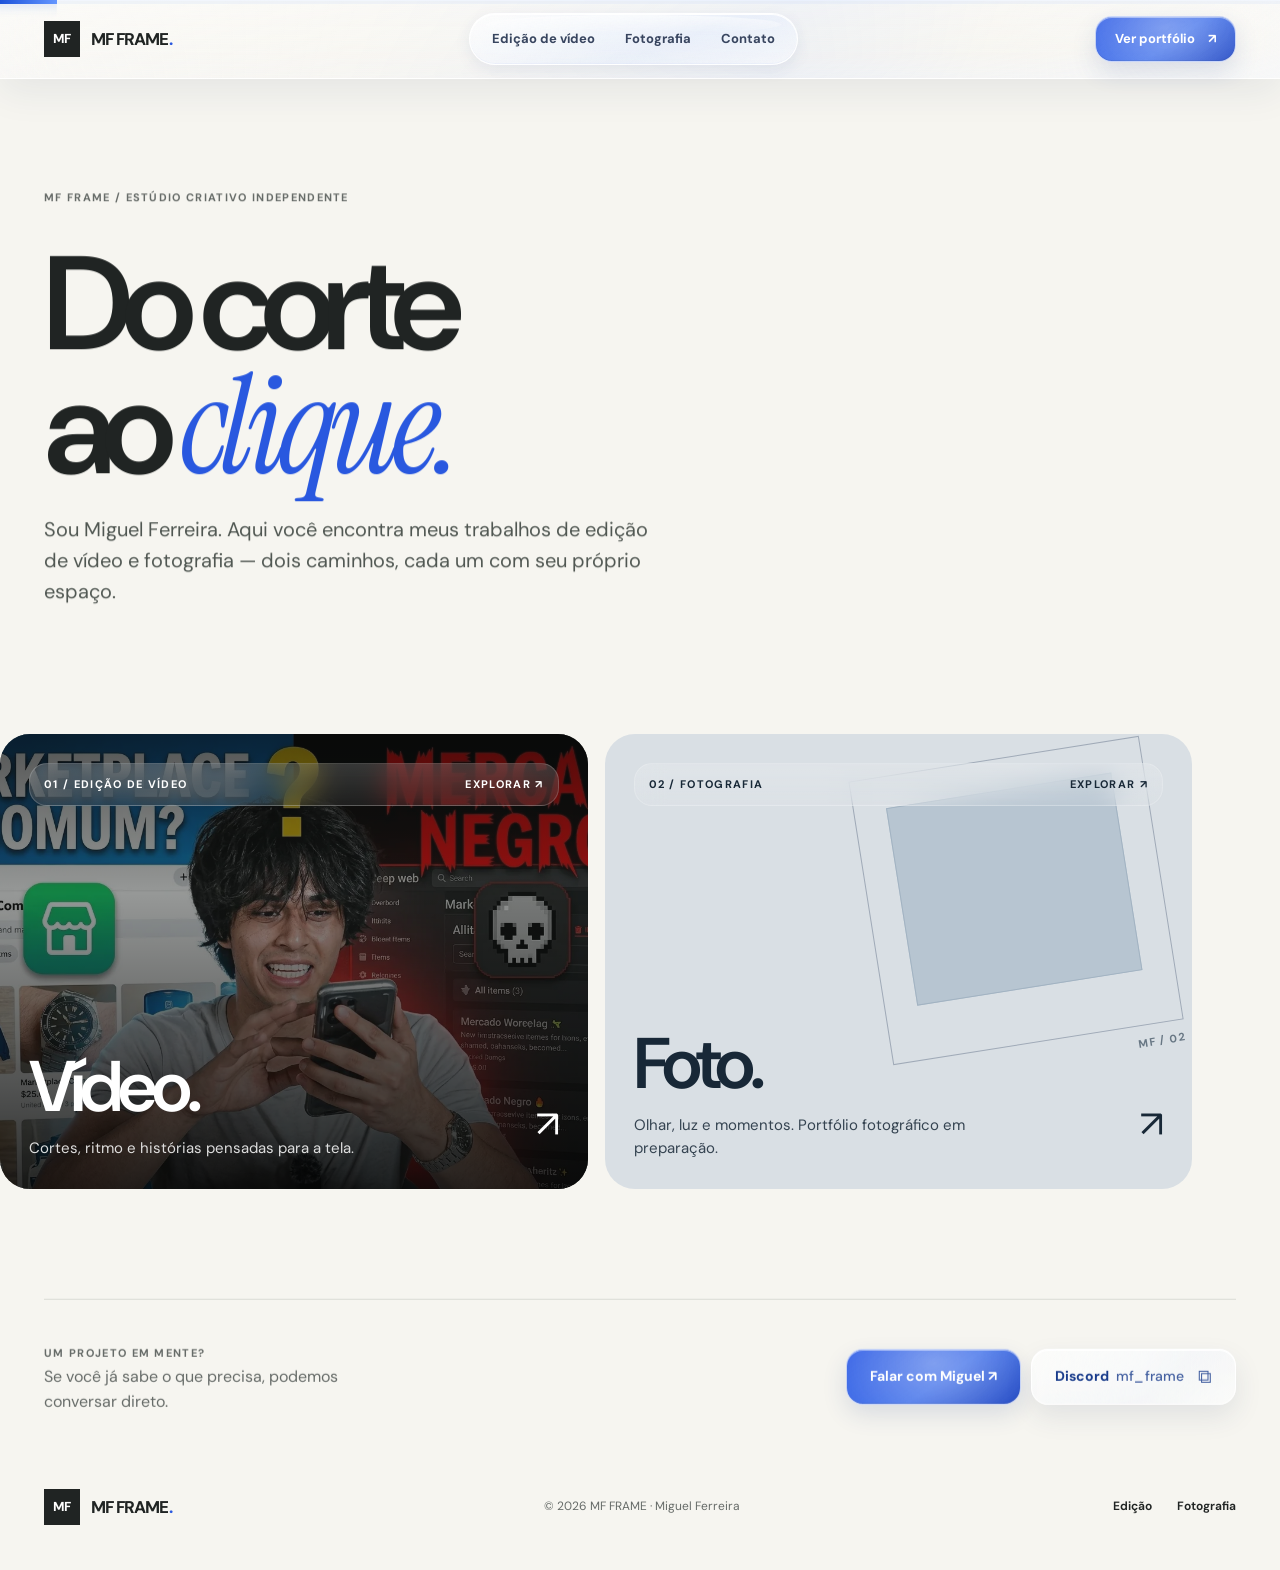
<file: index.html>
<!doctype html><html lang="pt-BR"><head><meta charset="UTF-8"><meta name="viewport" content="width=device-width,initial-scale=1"><title>MF FRAME — Edição de vídeo e fotografia</title><meta name="description" content="MF FRAME, portfólio criativo de Miguel Ferreira. Conheça os trabalhos de edição de vídeo e fotografia."><meta name="theme-color" content="#f6f5f0"><link rel="icon" type="image/svg+xml" href="assets/favicon.svg"><link rel="stylesheet" href="styles.css"><link rel="stylesheet" href="spring-glass.css"></head><body>
<a href="#conteudo" class="skip">Pular para o conteúdo</a><header class="topbar"><div class="topbar-inner"><a class="logo" href="./" aria-label="Página inicial MF FRAME"><span class="logo-symbol" aria-hidden="true">MF</span><span class="logo-text">MF FRAME<span>.</span></span></a><nav class="nav" id="nav" aria-label="Navegação principal"><a href="edicao/">Edição de vídeo</a><a href="fotografia/">Fotografia</a><a href="#contato">Contato</a></nav><a class="nav-cta" href="edicao/">Ver portfólio <span aria-hidden="true">↗</span></a><button class="hamburger" data-menu-toggle aria-controls="nav" aria-expanded="false" aria-label="Abrir menu">MENU <span class="hamburger-lines"><i></i><i></i></span></button></div></header>
<main id="conteudo"><section class="home-hero container reveal"><span class="eyebrow dim">MF FRAME / ESTÚDIO CRIATIVO INDEPENDENTE</span><h1>Do corte<br>ao <span class="editorial-em">clique.</span></h1><p class="sub">Sou Miguel Ferreira. Aqui você encontra meus trabalhos de edição de vídeo e fotografia — dois caminhos, cada um com seu próprio espaço.</p></section>
<section class="choice-grid container reveal" aria-label="Escolha um portfólio"><a class="choice" href="edicao/"><img src="assets/video-longo.webp" alt="Miniatura original de projeto de edição de vídeo"><span class="choice-top"><span>01 / EDIÇÃO DE VÍDEO</span><span>EXPLORAR ↗</span></span><div class="choice-bottom"><h2>Vídeo.</h2><p>Cortes, ritmo e histórias pensadas para a tela.</p><span class="choice-arrow" aria-hidden="true">↗</span></div></a><a class="choice choice-photo" href="fotografia/"><span class="choice-shape" aria-hidden="true"></span><span class="choice-top"><span>02 / FOTOGRAFIA</span><span>EXPLORAR ↗</span></span><div class="choice-bottom"><h2>Foto.</h2><p>Olhar, luz e momentos. Portfólio fotográfico em preparação.</p><span class="choice-arrow" aria-hidden="true">↗</span></div></a></section>
<section id="contato" class="home-bottom container reveal"><div><span class="eyebrow dim">UM PROJETO EM MENTE?</span><p>Se você já sabe o que precisa, podemos conversar direto.</p></div><div class="home-contact-actions"><a class="btn btn-primary" href="https://wa.me/5531991094042?text=Ol%C3%A1%2C%20Miguel!%20Conheci%20a%20MF%20FRAME%20e%20quero%20conversar." target="_blank" rel="noopener noreferrer">Falar com Miguel ↗</a><button type="button" class="btn btn-outline discord-copy" data-copy-discord aria-label="Copiar usuário Discord mf_frame" title="Copiar usuário do Discord"><span class="discord-copy-label">Discord <span class="discord-handle">mf_frame</span></span><span class="discord-copy-icon" aria-hidden="true">⧉</span></button></div></section></main>
<footer class="site-footer"><div class="footer-inner container"><a class="logo" href="./"><span class="logo-symbol" aria-hidden="true">MF</span><span class="logo-text">MF FRAME<span>.</span></span></a><span class="small-print">© 2026 MF FRAME · Miguel Ferreira</span><div class="footer-links"><a href="edicao/">Edição</a><a href="fotografia/">Fotografia</a></div></div></footer><script defer src="app.js"></script><script defer src="spring-glass.js"></script></body></html>
</file>
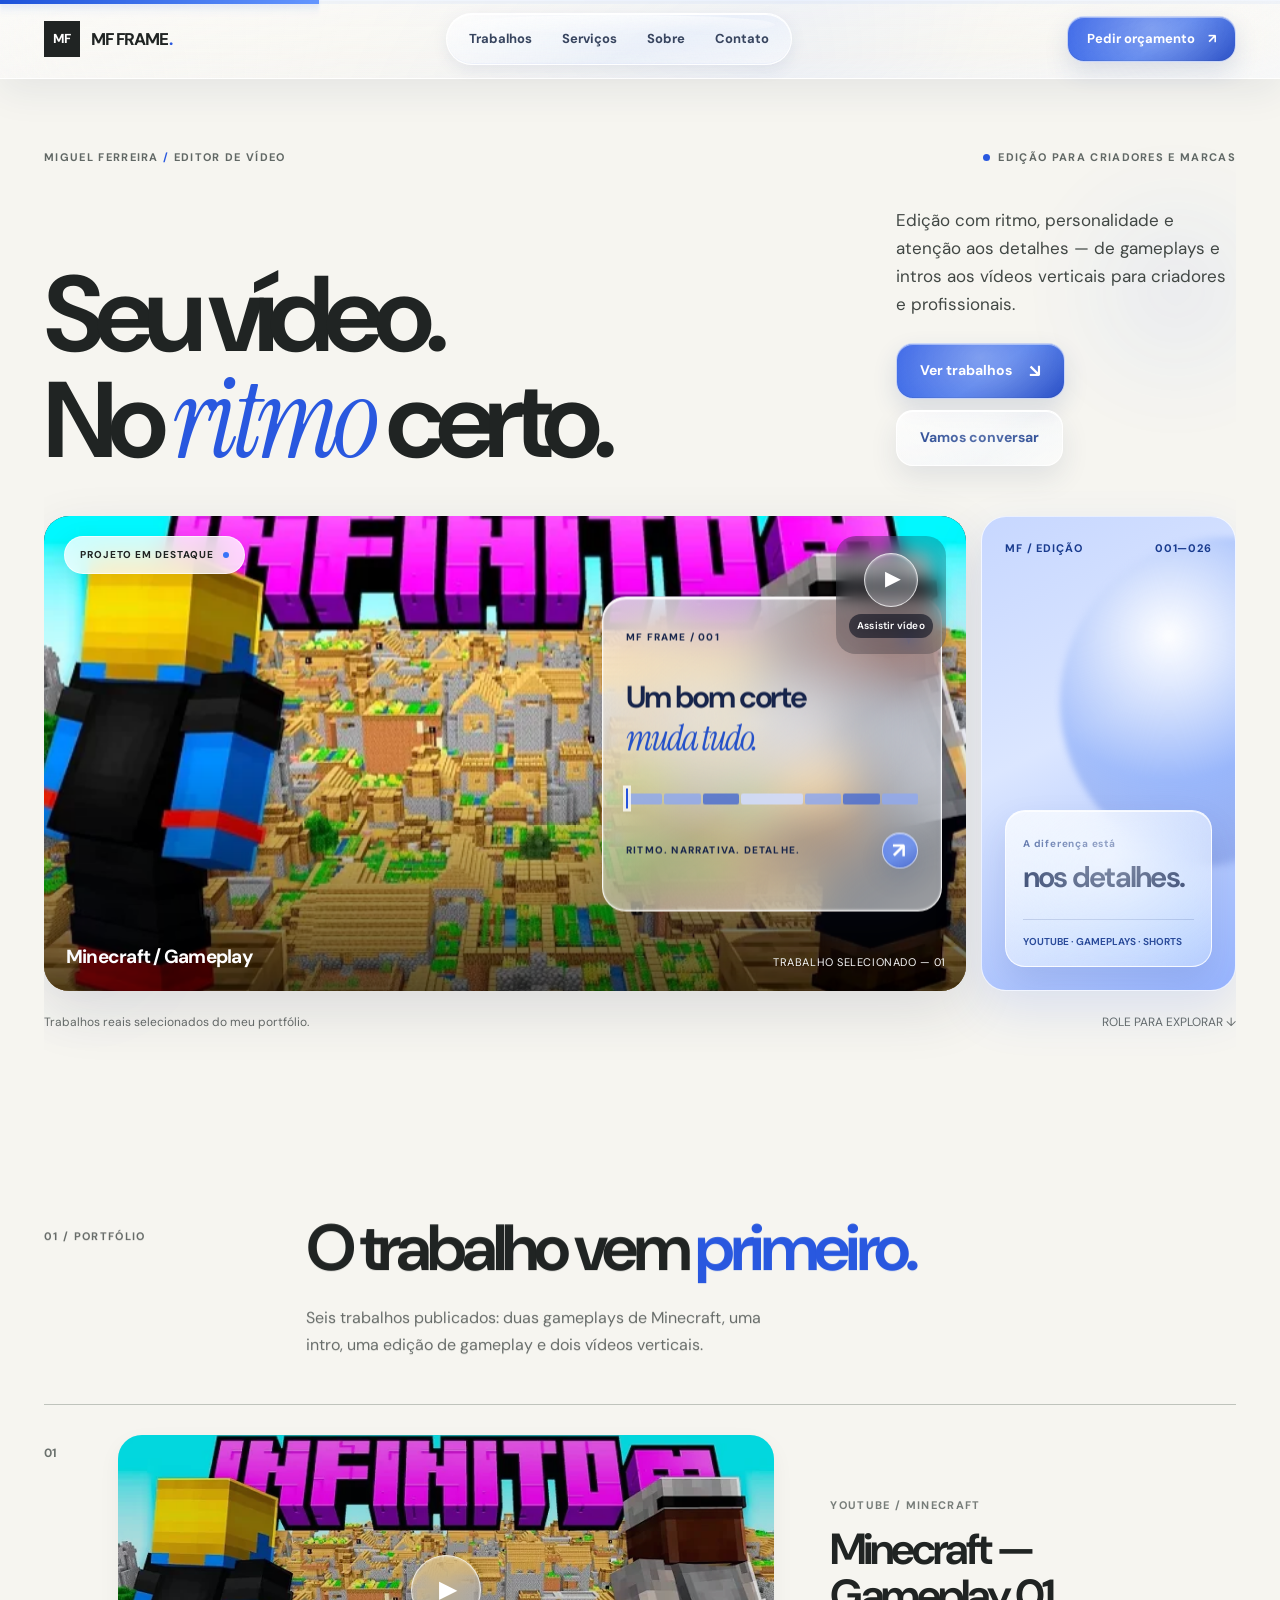
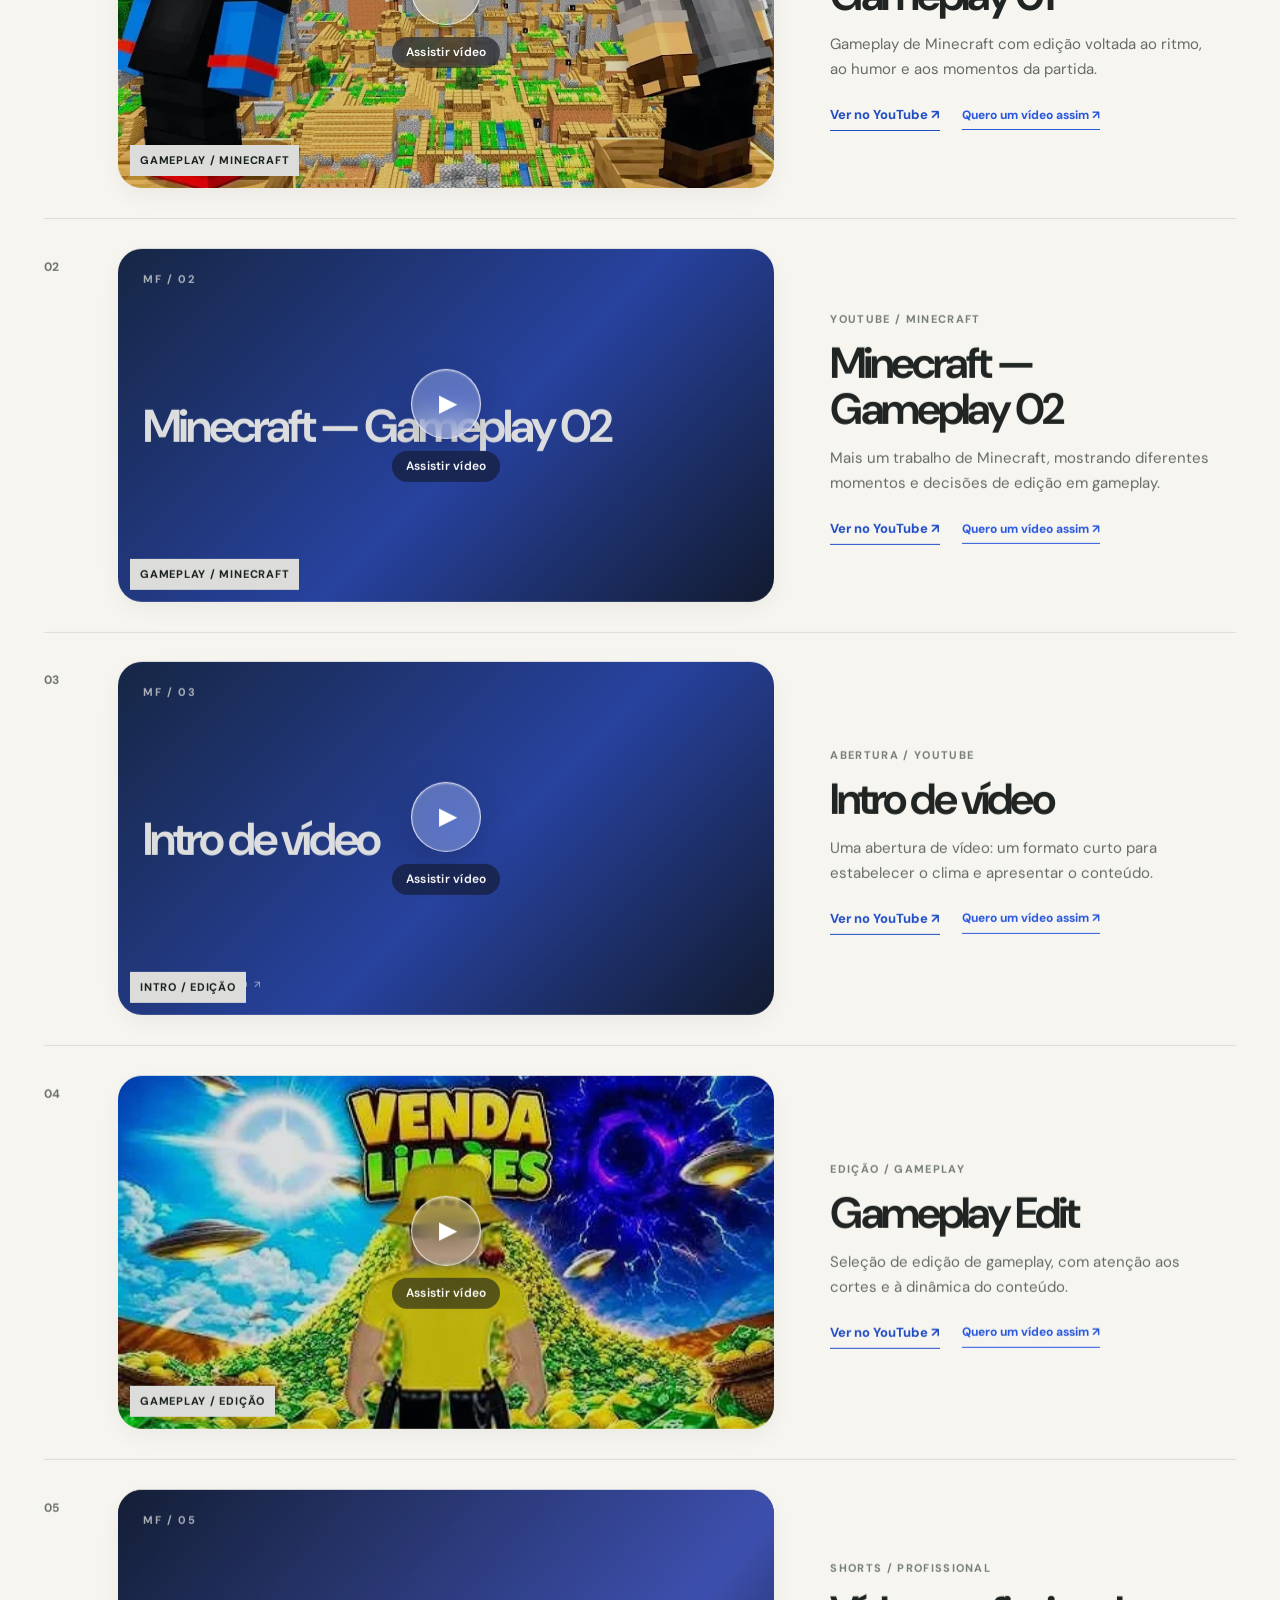
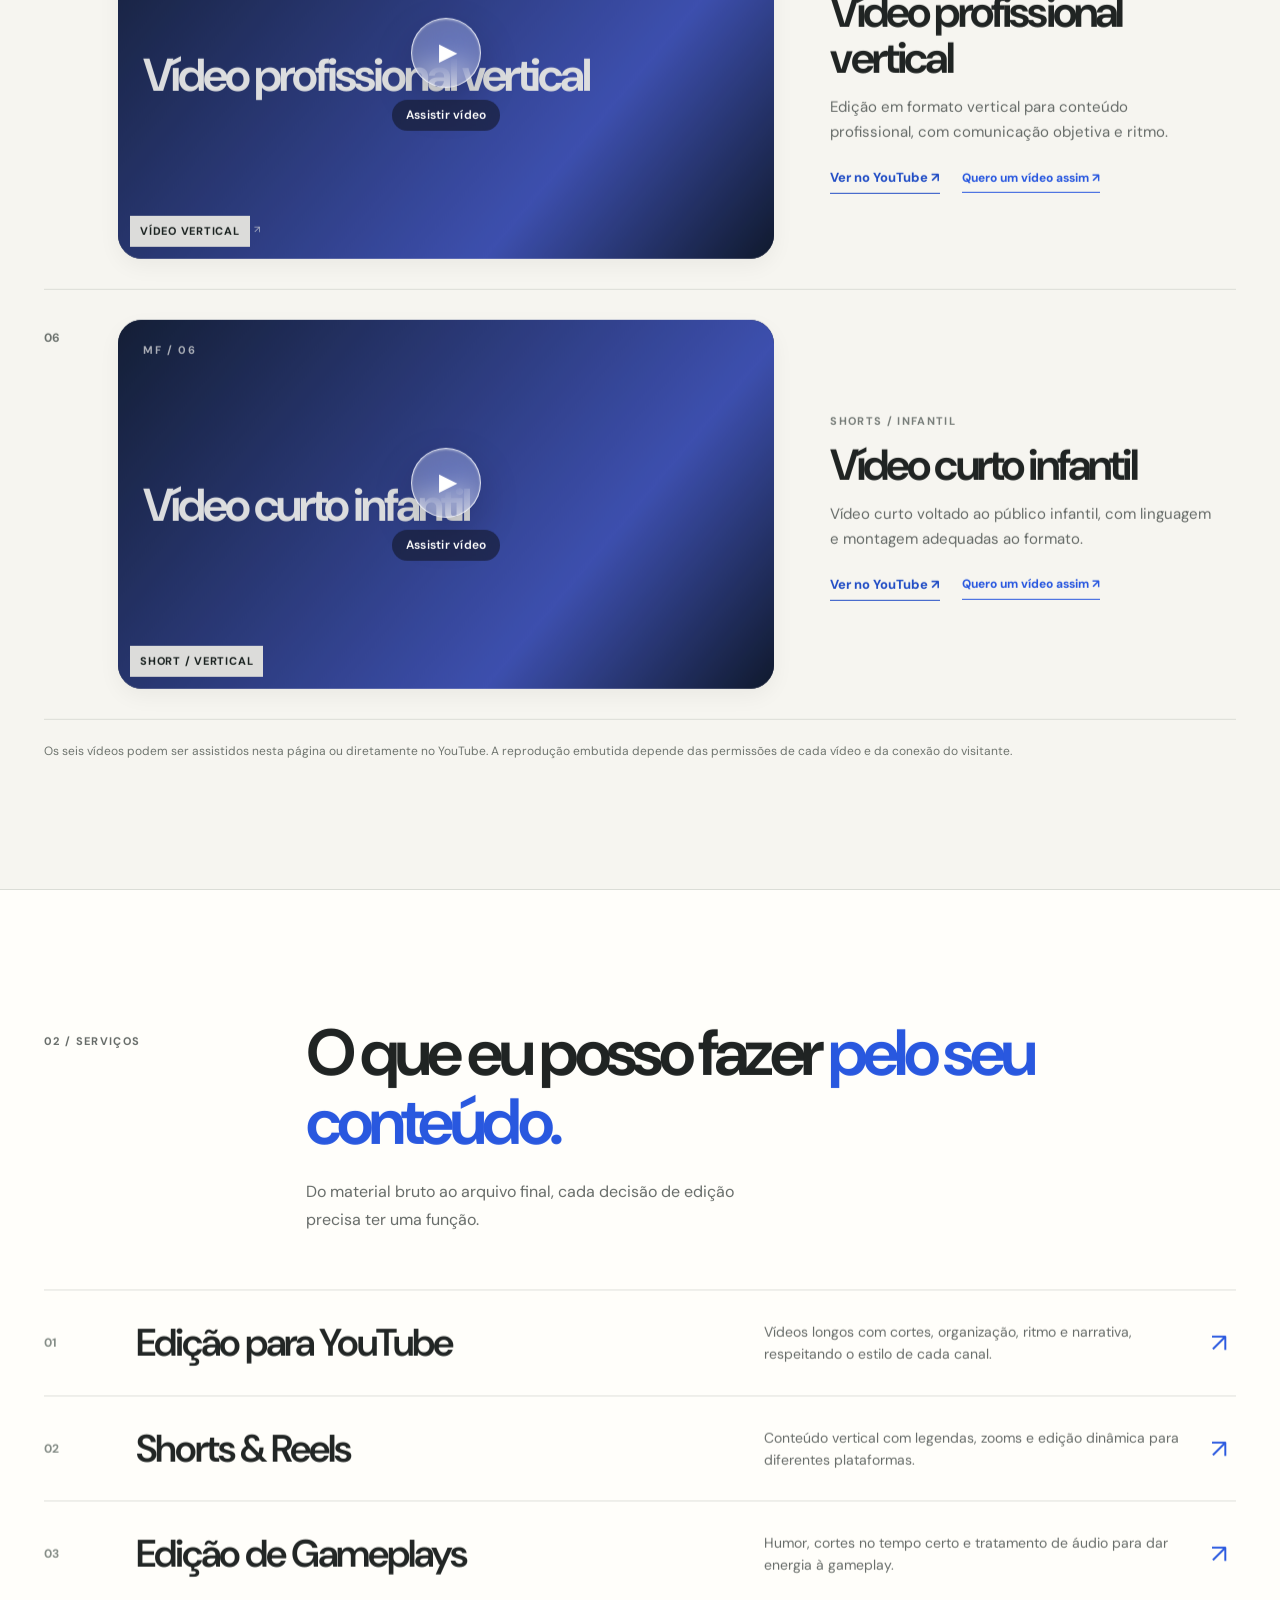
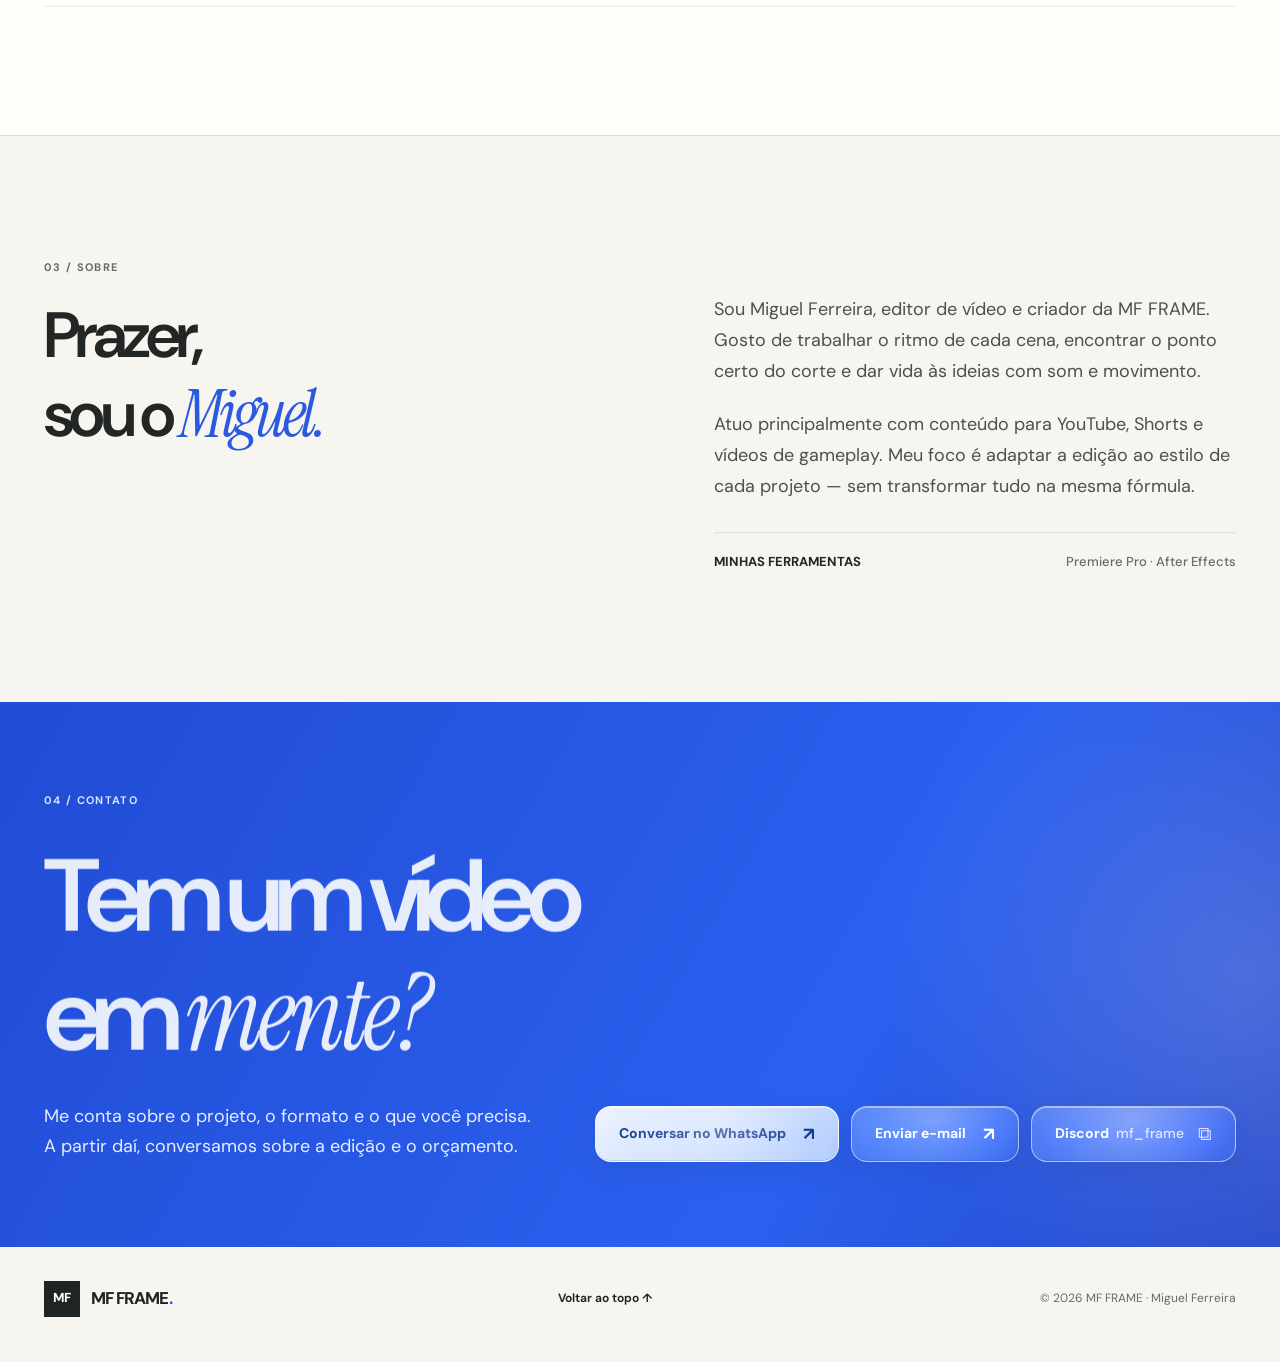
<file: edicao/index.html>
<!DOCTYPE html>

<html lang="pt-BR"><head><meta charset="utf-8"/><meta content="width=device-width, initial-scale=1" name="viewport"/><title>MF FRAME — Edição de vídeo por Miguel Ferreira</title><meta content="Portfólio de Miguel Ferreira: seis vídeos de edição, com Minecraft, gameplays, intro e vídeos verticais. Assista aos trabalhos da MF FRAME e solicite um orçamento." name="description"/><meta content="#f6f5f0" name="theme-color"/><link href="../assets/favicon.svg" rel="icon" type="image/svg+xml"/><link href="../styles.css" rel="stylesheet"/><link href="../spring-glass.css" rel="stylesheet"/><link href="../video-player.css" rel="stylesheet"/></head><body>
<a class="skip" href="#conteudo">Pular para o conteúdo</a>
<header class="topbar"><div class="topbar-inner"><a aria-label="MF FRAME — voltar ao início desta página" class="logo" href="#conteudo"><span aria-hidden="true" class="logo-symbol">MF</span><span class="logo-text">MF FRAME<span>.</span></span></a><nav aria-label="Navegação principal" class="nav" id="nav"><a href="#trabalhos">Trabalhos</a><a href="#servicos">Serviços</a><a href="#sobre">Sobre</a><a href="#contato">Contato</a></nav><a class="nav-cta" href="https://wa.me/5531991094042?text=Ol%C3%A1%2C%20Miguel!%20Vi%20seu%20portf%C3%B3lio%20da%20MF%20FRAME%20e%20quero%20conversar%20sobre%20uma%20edi%C3%A7%C3%A3o." rel="noopener noreferrer" target="_blank">Pedir orçamento <span aria-hidden="true">↗</span></a><button aria-controls="nav" aria-expanded="false" aria-label="Abrir menu" class="hamburger" data-menu-toggle=""><span>MENU</span><span class="hamburger-lines"><i></i><i></i></span></button></div></header>
<main id="conteudo"><section aria-labelledby="titulo" class="hero container"><div class="hero-topline eyebrow"><span>MIGUEL FERREIRA <span class="blue">/</span> EDITOR DE VÍDEO</span><span><i aria-hidden="true" class="location-dot"></i>EDIÇÃO PARA CRIADORES E MARCAS</span></div><div class="hero-main"><h1 class="reveal" id="titulo">Seu vídeo.<br/>No <em>ritmo</em> certo.</h1><div class="hero-aside reveal"><p>Edição com ritmo, personalidade e atenção aos detalhes — de gameplays e intros aos vídeos verticais para criadores e profissionais.</p><div class="hero-actions"><a class="btn btn-primary" href="#trabalhos">Ver trabalhos <span aria-hidden="true" class="arrow">↘</span></a><a class="btn btn-outline" href="#contato">Vamos conversar</a></div></div></div><div class="hero-showcase">
<div class="showcase-main reveal" data-featured-video="minecraft1" data-glass-stage="">
<img alt="Thumbnail do primeiro projeto Minecraft do portfólio" class="showcase-cover" data-parallax="14" fetchpriority="high" src="../assets/projeto-minecraft.webp"/>
<span class="showcase-tag">PROJETO EM DESTAQUE <span aria-hidden="true" class="live-dot"></span></span>
<div class="showcase-glass" data-glass-card="">
<div class="glass-top"><span>MF FRAME / 001</span><span aria-hidden="true" class="glass-spark">✦</span></div>
<p class="glass-quote">Um bom corte<br/><em>muda tudo.</em></p>
<div aria-hidden="true" class="glass-timeline"><span class="glass-timeline-track"><i></i><i></i><i></i><i></i><i></i><i></i><i></i></span><span class="glass-playhead"></span></div>
<div class="glass-footer"><span>RITMO. NARRATIVA. DETALHE.</span><a aria-label="Explorar os trabalhos" href="#trabalhos">↗</a></div>
</div>
<div class="showcase-caption"><strong>Minecraft / Gameplay</strong><span>TRABALHO SELECIONADO — 01</span></div>
</div>
<aside class="showcase-aside reveal" data-glass-stage="">
<div aria-hidden="true" class="aside-orb"></div>
<div class="marker"><span>MF / EDIÇÃO</span><span>001—026</span></div>
<div class="aside-glass" data-glass-card="">
<span class="aside-mini-eyebrow">A diferença está</span>
<p>nos detalhes.</p>
<span aria-hidden="true" class="aside-separator"></span>
<span class="aside-bottom">YOUTUBE · GAMEPLAYS · SHORTS</span>
</div>
</aside>
</div>
<div class="hero-tail"><span>Trabalhos reais selecionados do meu portfólio.</span><span>ROLE PARA EXPLORAR ↓</span></div>
</section>
<section aria-labelledby="titulo-trabalhos" class="section work container" id="trabalhos"><div class="section-heading reveal"><span class="eyebrow dim">01 / PORTFÓLIO</span><div><h2 id="titulo-trabalhos">O trabalho vem <span class="blue">primeiro.</span></h2><p>Seis trabalhos publicados: duas gameplays de Minecraft, uma intro, uma edição de gameplay e dois vídeos verticais.</p></div></div><div class="project-list"><article class="project reveal" data-video-id="minecraft1" data-video-orientation="landscape"><span class="project-number">01</span><div class="project-visual wide"><img alt="Thumbnail original do projeto Minecraft" decoding="async" loading="eager" src="../assets/projeto-minecraft.webp"/><span class="index-bug">GAMEPLAY / MINECRAFT</span></div><div class="project-copy"><span class="eyebrow">YOUTUBE / MINECRAFT</span><h3>Minecraft — Gameplay 01</h3><p>Gameplay de Minecraft com edição voltada ao ritmo, ao humor e aos momentos da partida.</p><div class="project-actions"><a aria-label="Ver Minecraft — Gameplay 01 no YouTube, em nova aba" class="project-watch" href="https://youtu.be/nBqsqlc80PM" rel="noopener noreferrer" target="_blank">Ver no YouTube ↗</a><a class="project-link" href="https://wa.me/5531991094042?text=Ol%C3%A1%2C%20Miguel!%20Vi%20seu%20portf%C3%B3lio%20e%20gostaria%20de%20um%20or%C3%A7amento." rel="noopener noreferrer" target="_blank">Quero um vídeo assim ↗</a></div></div></article><article class="project reveal" data-video-id="minecraft2" data-video-orientation="landscape"><span class="project-number">02</span><div class="project-visual wide"><div aria-hidden="true" class="youtube-poster-fallback"><span class="poster-code">MF / 02</span><strong>Minecraft — Gameplay 02</strong><span class="poster-bottom">ASSISTIR PROJETO ↗</span></div><img alt="Miniatura do segundo vídeo de Minecraft no YouTube" decoding="async" loading="lazy" onerror="this.remove()" referrerpolicy="no-referrer" src="https://i.ytimg.com/vi/Vi__0QMytt8/hqdefault.jpg"/><span class="index-bug">GAMEPLAY / MINECRAFT</span></div><div class="project-copy"><span class="eyebrow">YOUTUBE / MINECRAFT</span><h3>Minecraft — Gameplay 02</h3><p>Mais um trabalho de Minecraft, mostrando diferentes momentos e decisões de edição em gameplay.</p><div class="project-actions"><a aria-label="Ver Minecraft — Gameplay 02 no YouTube, em nova aba" class="project-watch" href="https://youtu.be/Vi__0QMytt8" rel="noopener noreferrer" target="_blank">Ver no YouTube ↗</a><a class="project-link" href="https://wa.me/5531991094042?text=Ol%C3%A1%2C%20Miguel!%20Vi%20seu%20portf%C3%B3lio%20e%20gostaria%20de%20um%20or%C3%A7amento." rel="noopener noreferrer" target="_blank">Quero um vídeo assim ↗</a></div></div></article><article class="project reveal" data-video-id="intro" data-video-orientation="landscape"><span class="project-number">03</span><div class="project-visual wide"><div aria-hidden="true" class="youtube-poster-fallback"><span class="poster-code">MF / 03</span><strong>Intro de vídeo</strong><span class="poster-bottom">ASSISTIR PROJETO ↗</span></div><img alt="Miniatura da intro de vídeo no YouTube" decoding="async" loading="lazy" onerror="this.remove()" referrerpolicy="no-referrer" src="https://i.ytimg.com/vi/qiP5ZyS-pw0/hqdefault.jpg"/><span class="index-bug">INTRO / EDIÇÃO</span></div><div class="project-copy"><span class="eyebrow">ABERTURA / YOUTUBE</span><h3>Intro de vídeo</h3><p>Uma abertura de vídeo: um formato curto para estabelecer o clima e apresentar o conteúdo.</p><div class="project-actions"><a aria-label="Ver Intro de vídeo no YouTube, em nova aba" class="project-watch" href="https://youtu.be/qiP5ZyS-pw0" rel="noopener noreferrer" target="_blank">Ver no YouTube ↗</a><a class="project-link" href="https://wa.me/5531991094042?text=Ol%C3%A1%2C%20Miguel!%20Vi%20seu%20portf%C3%B3lio%20e%20gostaria%20de%20um%20or%C3%A7amento." rel="noopener noreferrer" target="_blank">Quero um vídeo assim ↗</a></div></div></article><article class="project reveal" data-video-id="gameplay" data-video-orientation="landscape"><span class="project-number">04</span><div class="project-visual wide"><img alt="Thumbnail original de Gameplay Edit" decoding="async" loading="lazy" src="../assets/gameplay-edit.webp"/><span class="index-bug">GAMEPLAY / EDIÇÃO</span></div><div class="project-copy"><span class="eyebrow">EDIÇÃO / GAMEPLAY</span><h3>Gameplay Edit</h3><p>Seleção de edição de gameplay, com atenção aos cortes e à dinâmica do conteúdo.</p><div class="project-actions"><a aria-label="Ver Gameplay Edit no YouTube, em nova aba" class="project-watch" href="https://youtu.be/CoSm1BUZ6qA" rel="noopener noreferrer" target="_blank">Ver no YouTube ↗</a><a class="project-link" href="https://wa.me/5531991094042?text=Ol%C3%A1%2C%20Miguel!%20Vi%20seu%20portf%C3%B3lio%20e%20gostaria%20de%20um%20or%C3%A7amento." rel="noopener noreferrer" target="_blank">Quero um vídeo assim ↗</a></div></div></article><article class="project reveal" data-video-id="profissional" data-video-orientation="vertical"><span class="project-number">05</span><div class="project-visual vertical"><div aria-hidden="true" class="youtube-poster-fallback"><span class="poster-code">MF / 05</span><strong>Vídeo profissional vertical</strong><span class="poster-bottom">ASSISTIR PROJETO ↗</span></div><img alt="Miniatura do vídeo profissional vertical no YouTube" decoding="async" loading="lazy" onerror="this.remove()" referrerpolicy="no-referrer" src="https://i.ytimg.com/vi/s-DYr0KgQ20/hqdefault.jpg"/><span class="index-bug">VÍDEO VERTICAL</span></div><div class="project-copy"><span class="eyebrow">SHORTS / PROFISSIONAL</span><h3>Vídeo profissional vertical</h3><p>Edição em formato vertical para conteúdo profissional, com comunicação objetiva e ritmo.</p><div class="project-actions"><a aria-label="Ver Vídeo profissional vertical no YouTube, em nova aba" class="project-watch" href="https://youtube.com/shorts/s-DYr0KgQ20?feature=share" rel="noopener noreferrer" target="_blank">Ver no YouTube ↗</a><a class="project-link" href="https://wa.me/5531991094042?text=Ol%C3%A1%2C%20Miguel!%20Vi%20seu%20portf%C3%B3lio%20e%20gostaria%20de%20um%20or%C3%A7amento." rel="noopener noreferrer" target="_blank">Quero um vídeo assim ↗</a></div></div></article><article class="project reveal" data-video-id="infantil" data-video-orientation="vertical"><span class="project-number">06</span><div class="project-visual vertical"><div aria-hidden="true" class="youtube-poster-fallback"><span class="poster-code">MF / 06</span><strong>Vídeo curto infantil</strong><span class="poster-bottom">ASSISTIR PROJETO ↗</span></div><img alt="Miniatura do vídeo curto infantil no YouTube" decoding="async" loading="lazy" onerror="this.remove()" referrerpolicy="no-referrer" src="https://i.ytimg.com/vi/DncdZjsns64/hqdefault.jpg"/><span class="index-bug">SHORT / VERTICAL</span></div><div class="project-copy"><span class="eyebrow">SHORTS / INFANTIL</span><h3>Vídeo curto infantil</h3><p>Vídeo curto voltado ao público infantil, com linguagem e montagem adequadas ao formato.</p><div class="project-actions"><a aria-label="Ver Vídeo curto infantil no YouTube, em nova aba" class="project-watch" href="https://www.youtube.com/shorts/DncdZjsns64" rel="noopener noreferrer" target="_blank">Ver no YouTube ↗</a><a class="project-link" href="https://wa.me/5531991094042?text=Ol%C3%A1%2C%20Miguel!%20Vi%20seu%20portf%C3%B3lio%20e%20gostaria%20de%20um%20or%C3%A7amento." rel="noopener noreferrer" target="_blank">Quero um vídeo assim ↗</a></div></div></article></div><p class="note-projects">Os seis vídeos podem ser assistidos nesta página ou diretamente no YouTube. A reprodução embutida depende das permissões de cada vídeo e da conexão do visitante.</p></section>
<section aria-labelledby="titulo-servicos" class="section services" id="servicos"><div class="container"><div class="section-heading reveal"><span class="eyebrow dim">02 / SERVIÇOS</span><div><h2 id="titulo-servicos">O que eu posso fazer <span class="blue">pelo seu conteúdo.</span></h2><p>Do material bruto ao arquivo final, cada decisão de edição precisa ter uma função.</p></div></div><div class="service-row reveal"><span class="num">01</span><h3>Edição para YouTube</h3><p>Vídeos longos com cortes, organização, ritmo e narrativa, respeitando o estilo de cada canal.</p><span aria-hidden="true" class="service-arrow">↗</span></div><div class="service-row reveal"><span class="num">02</span><h3>Shorts &amp; Reels</h3><p>Conteúdo vertical com legendas, zooms e edição dinâmica para diferentes plataformas.</p><span aria-hidden="true" class="service-arrow">↗</span></div><div class="service-row reveal"><span class="num">03</span><h3>Edição de Gameplays</h3><p>Humor, cortes no tempo certo e tratamento de áudio para dar energia à gameplay.</p><span aria-hidden="true" class="service-arrow">↗</span></div></div></section>
<section aria-labelledby="sobre-titulo" class="about container" id="sobre"><div class="about-grid"><div class="reveal"><span class="eyebrow dim">03 / SOBRE</span><h2 class="about-large" id="sobre-titulo">Prazer,<br/>sou o <em>Miguel.</em></h2></div><div class="about-content reveal"><p>Sou Miguel Ferreira, editor de vídeo e criador da MF FRAME. Gosto de trabalhar o ritmo de cada cena, encontrar o ponto certo do corte e dar vida às ideias com som e movimento.</p><p>Atuo principalmente com conteúdo para YouTube, Shorts e vídeos de gameplay. Meu foco é adaptar a edição ao estilo de cada projeto — sem transformar tudo na mesma fórmula.</p><div class="tool-line"><strong>MINHAS FERRAMENTAS</strong><span>Premiere Pro · After Effects</span></div></div></div></section>
<section aria-labelledby="contato-titulo" class="contact" id="contato"><div class="container"><span class="eyebrow">04 / CONTATO</span><h2 class="contact-heading reveal" id="contato-titulo">Tem um vídeo<br/>em <em>mente?</em></h2><div class="contact-bottom"><p>Me conta sobre o projeto, o formato e o que você precisa. A partir daí, conversamos sobre a edição e o orçamento.</p><div class="contact-buttons"><a class="btn solid-white" href="https://wa.me/5531991094042?text=Ol%C3%A1%2C%20Miguel!%20Conheci%20a%20MF%20FRAME%20e%20gostaria%20de%20conversar%20sobre%20um%20projeto." rel="noopener noreferrer" target="_blank">Conversar no WhatsApp <span aria-hidden="true" class="arrow">↗</span></a><a class="btn outline-white" href="mailto:Miguelferreira.timeline@gmail.com?subject=Or%C3%A7amento%20-%20MF%20FRAME%20Edi%C3%A7%C3%A3o">Enviar e-mail <span aria-hidden="true" class="arrow">↗</span></a><button aria-label="Copiar usuário Discord mf_frame" class="btn outline-white discord-copy" data-copy-discord="" title="Copiar usuário do Discord" type="button"><span class="discord-copy-label">Discord <span class="discord-handle">mf_frame</span></span><span aria-hidden="true" class="discord-copy-icon">⧉</span></button></div></div></div></section>
</main><footer class="site-footer"><div class="footer-inner container"><a aria-label="MF FRAME — voltar ao início desta página" class="logo" href="#conteudo"><span aria-hidden="true" class="logo-symbol">MF</span><span class="logo-text">MF FRAME<span>.</span></span></a><div class="footer-links"><a href="#conteudo">Voltar ao topo ↑</a></div><span class="small-print">© 2026 MF FRAME · Miguel Ferreira</span></div></footer><script defer="" src="../app.js"></script><script defer="" src="../spring-glass.js"></script><script defer="" src="../videos.js"></script><script defer="" src="../video-player.js"></script></body></html>
</file>
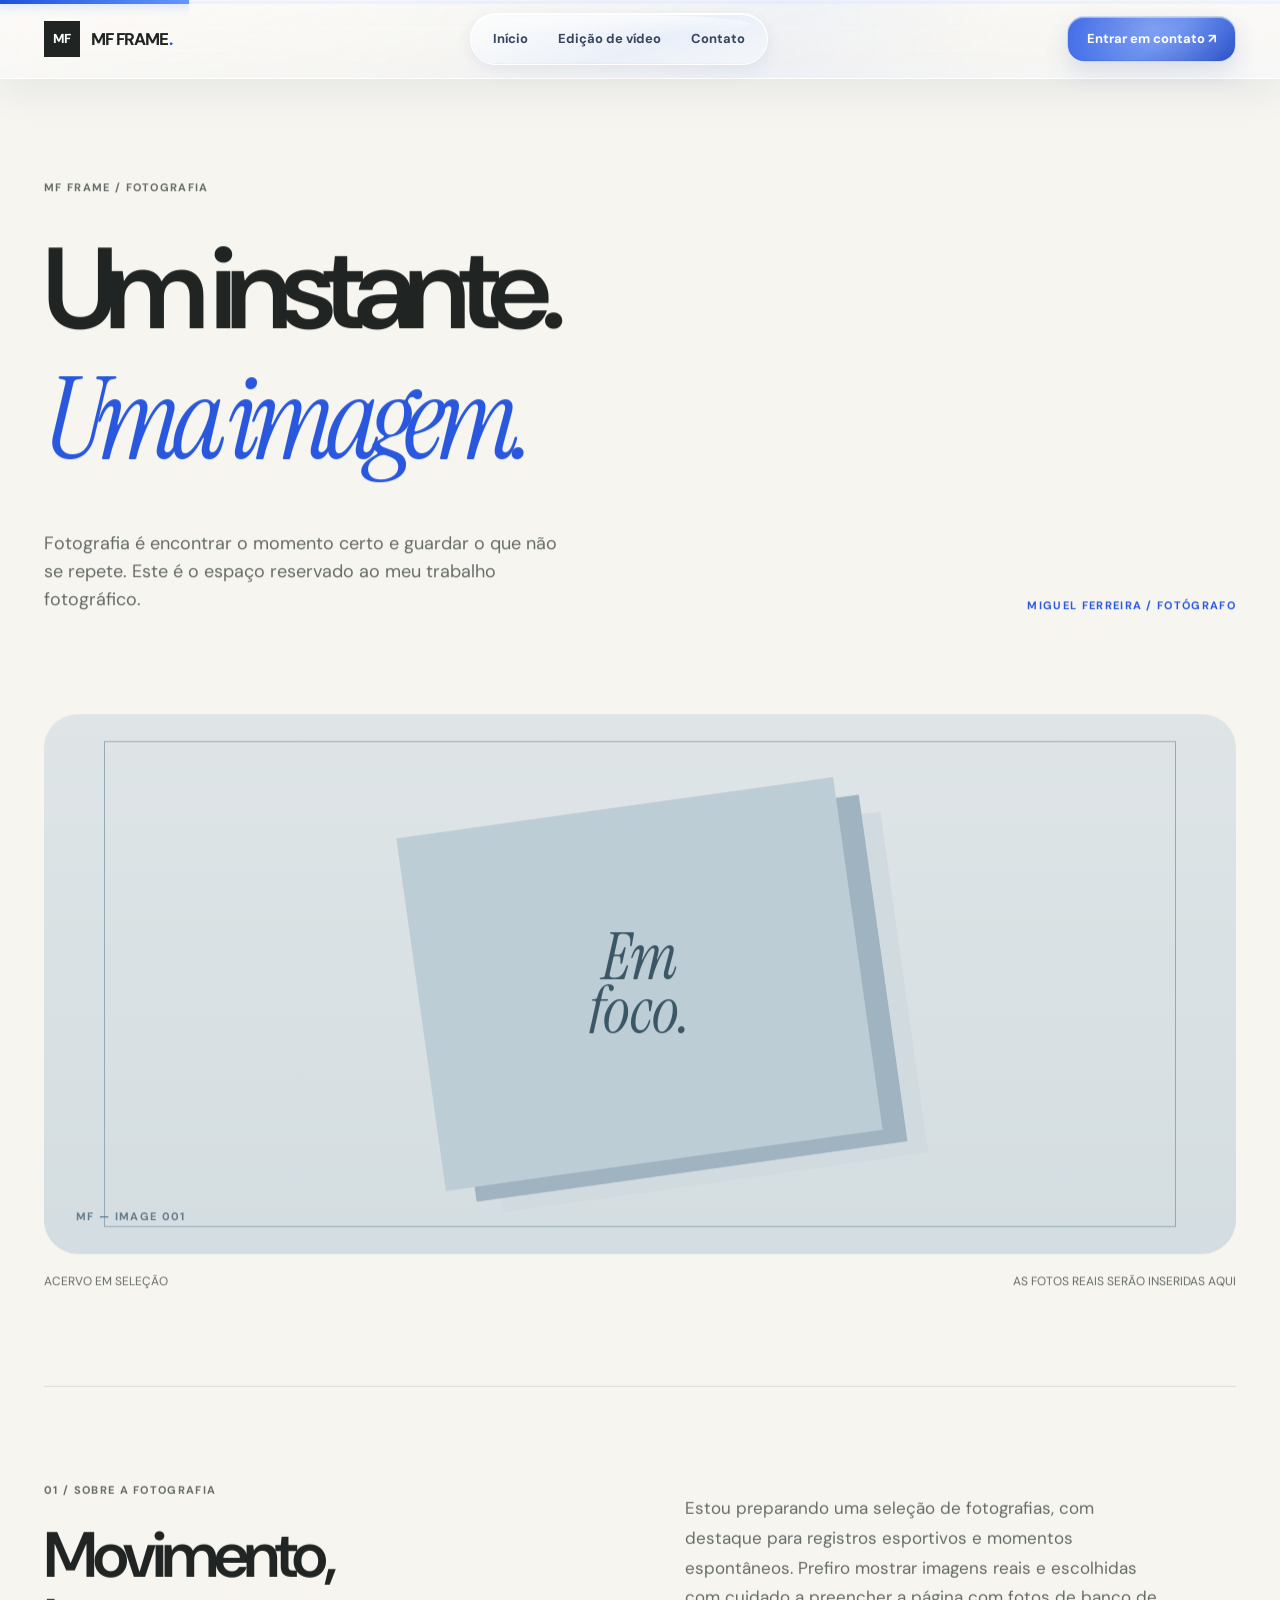
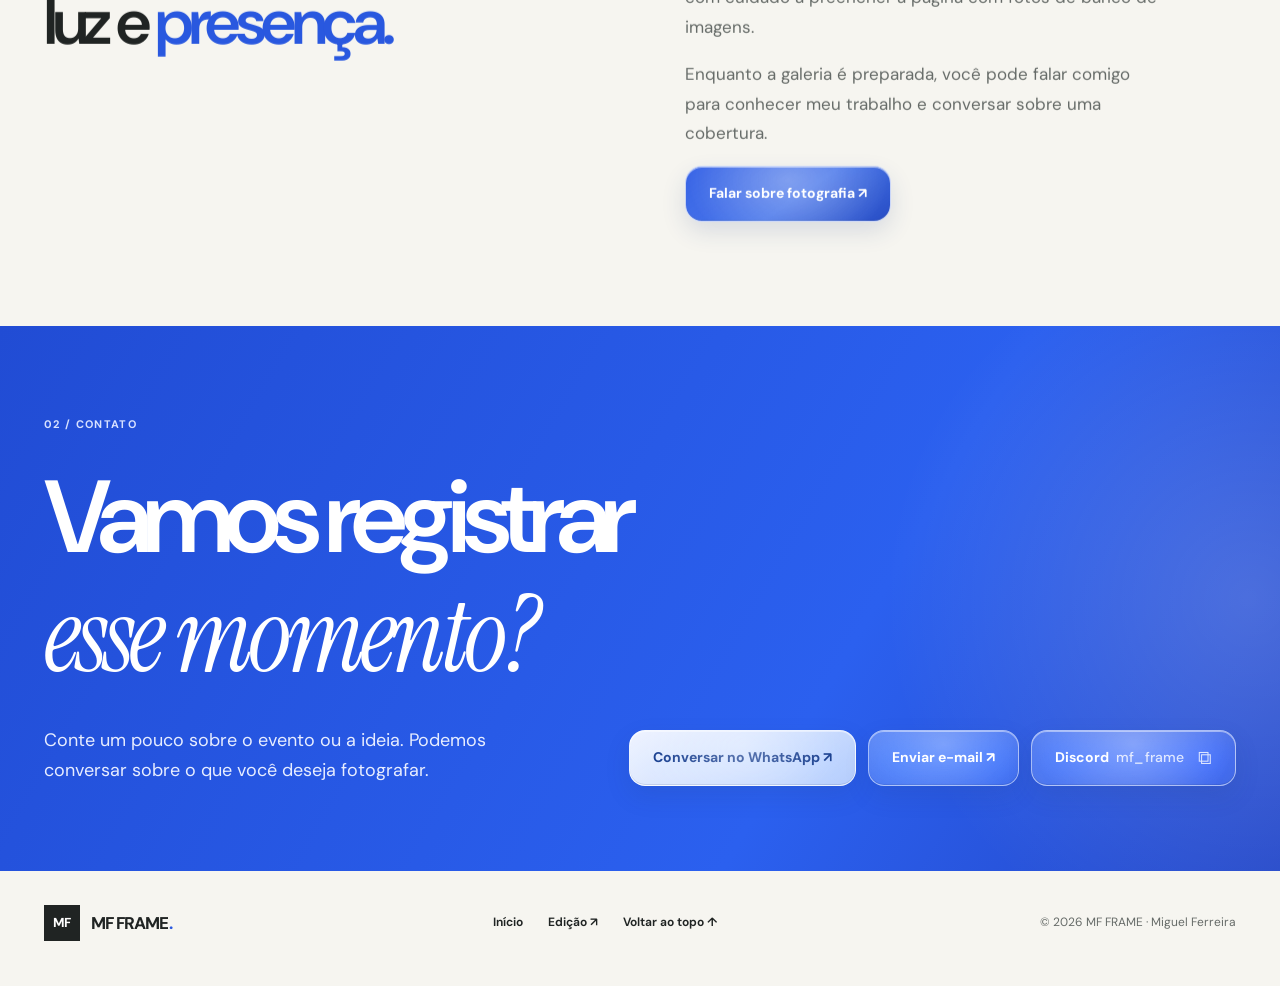
<file: fotografia/index.html>
<!doctype html><html lang="pt-BR"><head><meta charset="UTF-8"><meta name="viewport" content="width=device-width,initial-scale=1"><title>Fotografia — MF FRAME</title><meta name="description" content="Portfólio de fotografia de Miguel Ferreira, MF FRAME. Página independente da edição de vídeo, com foco no registro de momentos."><meta name="theme-color" content="#f6f5f0"><link rel="icon" href="../assets/favicon.svg" type="image/svg+xml"><link rel="stylesheet" href="../styles.css"><link rel="stylesheet" href="../spring-glass.css"></head><body>
<a href="#conteudo" class="skip">Pular para o conteúdo</a><header class="topbar"><div class="topbar-inner"><a class="logo" href="../" aria-label="MF FRAME — início"><span class="logo-symbol" aria-hidden="true">MF</span><span class="logo-text">MF FRAME<span>.</span></span></a><nav class="nav" id="nav" aria-label="Navegação principal"><a href="../">Início</a><a href="../edicao/">Edição de vídeo</a><a href="#contato">Contato</a></nav><a class="nav-cta" href="#contato">Entrar em contato ↗</a><button class="hamburger" data-menu-toggle aria-controls="nav" aria-expanded="false" aria-label="Abrir menu">MENU <span class="hamburger-lines"><i></i><i></i></span></button></div></header>
<main id="conteudo"><section class="photo-hero container reveal"><span class="eyebrow dim">MF FRAME / FOTOGRAFIA</span><h1>Um instante.<br><em>Uma imagem.</em></h1><div class="photo-desc"><p>Fotografia é encontrar o momento certo e guardar o que não se repete. Este é o espaço reservado ao meu trabalho fotográfico.</p><span class="eyebrow blue">MIGUEL FERREIRA / FOTÓGRAFO</span></div></section><section class="container reveal" aria-label="Apresentação da fotografia"><div class="photo-stage" role="img" aria-label="Composição tipográfica que sinaliza a preparação do acervo fotográfico"><div class="photo-stage-art" aria-hidden="true"><span>Em<br>foco.</span></div></div><div class="photo-hint"><span>ACERVO EM SELEÇÃO</span><span>AS FOTOS REAIS SERÃO INSERIDAS AQUI</span></div></section><section class="photo-offer container reveal"><div><span class="eyebrow dim">01 / SOBRE A FOTOGRAFIA</span><h2>Movimento,<br>luz e <span class="blue">presença.</span></h2></div><div><p>Estou preparando uma seleção de fotografias, com destaque para registros esportivos e momentos espontâneos. Prefiro mostrar imagens reais e escolhidas com cuidado a preencher a página com fotos de banco de imagens.</p><p>Enquanto a galeria é preparada, você pode falar comigo para conhecer meu trabalho e conversar sobre uma cobertura.</p><a class="btn btn-primary" href="#contato">Falar sobre fotografia ↗</a></div></section><section class="contact" id="contato"><div class="container"><span class="eyebrow">02 / CONTATO</span><h2 class="contact-heading">Vamos registrar<br><em>esse momento?</em></h2><div class="contact-bottom"><p>Conte um pouco sobre o evento ou a ideia. Podemos conversar sobre o que você deseja fotografar.</p><div class="contact-buttons"><a class="btn solid-white" href="https://wa.me/5531991094042?text=Ol%C3%A1%2C%20Miguel!%20Vi%20a%20p%C3%A1gina%20de%20fotografia%20da%20MF%20FRAME%20e%20quero%20conversar%20sobre%20fotos." target="_blank" rel="noopener noreferrer">Conversar no WhatsApp ↗</a><a class="btn outline-white" href="mailto:Miguelferreira.timeline@gmail.com?subject=Fotografia%20-%20MF%20FRAME">Enviar e-mail ↗</a><button type="button" class="btn outline-white discord-copy" data-copy-discord aria-label="Copiar usuário Discord mf_frame" title="Copiar usuário do Discord"><span class="discord-copy-label">Discord <span class="discord-handle">mf_frame</span></span><span class="discord-copy-icon" aria-hidden="true">⧉</span></button></div></div></div></section></main><footer class="site-footer"><div class="footer-inner container"><a class="logo" href="../"><span class="logo-symbol" aria-hidden="true">MF</span><span class="logo-text">MF FRAME<span>.</span></span></a><div class="footer-links"><a href="../">Início</a><a href="../edicao/">Edição ↗</a><a href="#conteudo">Voltar ao topo ↑</a></div><span class="small-print">© 2026 MF FRAME · Miguel Ferreira</span></div></footer><script src="../app.js" defer></script><script src="../spring-glass.js" defer></script></body></html>
</file>
<file: styles.css>
@import url('https://fonts.googleapis.com/css2?family=DM+Sans:wght@400;450;500;550;600;650;700;750&family=Instrument+Serif:ital@0;1&display=swap');
:root{--paper:#f6f5f0;--white:#fffefa;--ink:#202423;--muted:#666b68;--quiet:#888d89;--line:#dbddd7;--blue:#2958df;--blue-dark:#1b43b5;--lightblue:#e9eeff;--glass:rgba(255,255,250,.56);--glass-line:rgba(255,255,255,.64);--glass-shadow:0 16px 50px rgba(28,42,86,.10);--wide:1300px;--ease:cubic-bezier(.2,.7,.2,1)}
*,*:before,*:after{box-sizing:border-box}html{scroll-behavior:smooth;scroll-padding-top:108px}body{margin:0;background:radial-gradient(circle at top left,rgba(41,88,223,.06),transparent 28%),linear-gradient(180deg,#f7f5ef 0%,#f4f3ee 100%);color:var(--ink);font:400 16px/1.55 'DM Sans',Arial,sans-serif;-webkit-font-smoothing:antialiased;overflow-x:hidden}body.menu-open{overflow:hidden}a{color:inherit;text-decoration:none}img{max-width:100%;display:block}button{font:inherit;cursor:pointer}button,a{-webkit-tap-highlight-color:transparent}::selection{background:#adc0ff;color:#172752}:focus-visible{outline:3px solid var(--blue);outline-offset:4px}.skip{position:absolute;z-index:999;top:-80px;left:16px;background:var(--blue);color:white;padding:12px 20px}.skip:focus{top:16px}.container{width:min(calc(100% - 88px),var(--wide));margin-inline:auto}.hairline{height:1px;background:var(--line)}.eyebrow{font-size:11px;font-weight:700;letter-spacing:.12em;text-transform:uppercase}.eyebrow.dim{color:var(--muted)}.topbar{position:sticky;top:0;z-index:100;background:linear-gradient(180deg,rgba(255,255,250,.68),rgba(245,244,239,.52));border-bottom:1px solid rgba(220,222,215,.8);backdrop-filter:blur(18px) saturate(1.25);box-shadow:0 8px 24px rgba(22,31,44,.05)}.topbar-inner{max-width:1388px;margin:auto;padding:0 44px;height:78px;display:flex;align-items:center;justify-content:space-between;gap:20px}.logo{display:inline-flex;align-items:center;gap:11px;font-size:17px;font-weight:750;letter-spacing:-.055em;white-space:nowrap}.logo-symbol{display:inline-grid;place-items:center;width:36px;height:36px;background:var(--ink);color:white;font-size:13px;letter-spacing:-.07em;font-weight:800}.logo-text{letter-spacing:-.055em}.logo-text span{color:var(--blue)}.nav{display:flex;gap:36px;align-items:center}.nav a{position:relative;font-size:13px;font-weight:650;transition:color .2s}.nav a:after{content:'';position:absolute;left:0;right:0;bottom:-7px;height:1px;background:currentColor;transform:scaleX(0);transform-origin:left;transition:transform .28s var(--ease)}.nav a:hover:after,.nav a[aria-current='page']:after{transform:scaleX(1)}.nav a:hover,.nav a[aria-current='page']{color:var(--blue)}.nav-cta{display:inline-flex;align-items:center;justify-content:center;gap:13px;background:var(--blue);color:white;padding:12px 19px;border:1px solid var(--blue);font-size:13px;font-weight:700;transition:background .2s,transform .2s}.nav-cta:hover{background:var(--blue-dark);transform:translateY(-2px)}.hamburger{display:none;align-items:center;gap:9px;border:0;background:none;color:var(--ink);font-size:12px;font-weight:700;letter-spacing:.08em}.hamburger-lines{width:23px;display:grid;gap:5px}.hamburger-lines i{display:block;width:100%;height:2px;background:currentColor;transition:transform .2s}.menu-open .hamburger-lines i:first-child{transform:translateY(3.5px) rotate(45deg)}.menu-open .hamburger-lines i:last-child{transform:translateY(-3.5px) rotate(-45deg)}
.btn{position:relative;display:inline-flex;justify-content:center;align-items:center;gap:17px;padding:16px 23px;min-height:55px;font-size:14px;font-weight:700;border:1px solid transparent;transition:background .25s,transform .25s,color .25s,box-shadow .25s,border-color .25s;white-space:nowrap;overflow:hidden;isolation:isolate}.btn:before{content:'';position:absolute;inset:auto -25% 0;height:120%;background:linear-gradient(90deg,transparent,rgba(255,255,255,.45),transparent);transform:translateX(-130%) skewX(-22deg);transition:transform .7s var(--ease);z-index:-1}.btn:hover:before{transform:translateX(130%) skewX(-22deg)}.btn:hover{transform:translateY(-2px);box-shadow:0 10px 24px rgba(23,39,82,.10)}.btn-primary{background:var(--blue);color:white}.btn-primary:hover{background:var(--blue-dark)}.btn-outline{border-color:#aeb5b0;color:var(--ink)}.btn-outline:hover{border-color:var(--ink);background:#ffffff}.btn-text{padding-inline:0;min-height:auto;border-bottom:1px solid var(--ink)}.btn-text:hover{color:var(--blue)}.arrow{font-size:18px;line-height:1}.blue{color:var(--blue)}

.glass-card{background:linear-gradient(180deg,rgba(255,255,255,.58),rgba(255,255,255,.34));border:1px solid rgba(255,255,255,.66);box-shadow:var(--glass-shadow),inset 0 1px 0 rgba(255,255,255,.8);backdrop-filter:blur(18px) saturate(1.3)}
[data-parallax]{will-change:transform}
.secret-toast{position:fixed;right:20px;bottom:20px;z-index:120;background:linear-gradient(180deg,rgba(255,255,255,.72),rgba(255,255,255,.52));border:1px solid rgba(255,255,255,.72);color:#1d2538;padding:14px 16px 14px 18px;min-width:250px;max-width:320px;backdrop-filter:blur(18px) saturate(1.35);box-shadow:0 16px 40px rgba(16,21,38,.14);border-radius:20px;opacity:0;transform:translateY(14px);pointer-events:none;transition:opacity .35s var(--ease),transform .35s var(--ease)}
.secret-toast.show{opacity:1;transform:translateY(0)}
.secret-toast strong{display:block;font-size:13px;letter-spacing:.05em;margin-bottom:3px}
.secret-toast span{display:block;font-size:13px;color:#53607d;line-height:1.45}
.secret-toast:before{content:'';position:absolute;inset:0;border-radius:inherit;background:linear-gradient(135deg,rgba(255,255,255,.55),transparent 45%)}
body.easter-on .logo-symbol{box-shadow:0 0 0 8px rgba(41,88,223,.08),0 12px 28px rgba(41,88,223,.18)}
body.easter-on .contact{background:linear-gradient(135deg,#214fd1 0%,#305ef3 48%,#2b53d8 100%)}
body.easter-on .hero::after{opacity:1}
/* EDIÇÃO */
.hero{position:relative;padding:76px 0 62px}.hero:before,.hero:after{content:"";position:absolute;pointer-events:none;filter:blur(50px);opacity:.7}.hero:before{width:240px;height:240px;right:-60px;top:90px;background:radial-gradient(circle,rgba(41,88,223,.14),transparent 66%)}.hero:after{width:180px;height:180px;left:-50px;bottom:75px;background:radial-gradient(circle,rgba(82,123,255,.12),transparent 70%);opacity:.55;transition:opacity .4s var(--ease)}.hero-topline{display:flex;align-items:center;justify-content:space-between;gap:15px;color:#616865}.location-dot{display:inline-block;width:7px;height:7px;background:var(--blue);border-radius:50%;margin-right:8px}.hero-main{display:grid;grid-template-columns:minmax(0,1.2fr) minmax(290px,.65fr);align-items:end;gap:40px;margin:40px 0 51px}.hero h1{font-size:clamp(64px,8.4vw,132px);font-weight:650;letter-spacing:-.085em;line-height:.99;margin:0;max-width:1000px}.hero h1 em,.editorial-em{font:italic 1.04em/.8 'Instrument Serif',Georgia,serif;letter-spacing:-.055em;color:var(--blue)}.hero-aside{max-width:340px;justify-self:end;padding-bottom:8px}.hero-aside p{margin:0 0 25px;font-size:17px;line-height:1.65;color:#414744}.hero-actions{display:flex;gap:11px;flex-wrap:wrap}.hero-showcase{display:grid;grid-template-columns:minmax(0,1fr) 255px;gap:15px;align-items:stretch}.showcase-main{min-width:0;background:#17191a;position:relative;overflow:hidden;aspect-ratio:16/7.5;border-radius:28px}.showcase-main img{width:100%;height:100%;object-fit:cover;object-position:center 43%;transition:transform .8s var(--ease)}.showcase-main:hover img{transform:scale(1.025)}.showcase-main:after{content:'';position:absolute;inset:auto 0 0;height:38%;background:linear-gradient(transparent,rgba(0,0,0,.62));pointer-events:none}.showcase-tag{position:absolute;z-index:2;top:20px;left:20px;background:#fffefa;padding:9px 13px;color:var(--ink);letter-spacing:.09em;font-size:10px;font-weight:750}.showcase-caption{position:absolute;z-index:2;bottom:20px;left:22px;right:20px;color:white;display:flex;justify-content:space-between;gap:10px;align-items:end}.showcase-caption strong{font-size:19px;font-weight:700;letter-spacing:-.04em}.showcase-caption span{font-size:11px;letter-spacing:.05em}.showcase-aside{background:linear-gradient(180deg,rgba(234,239,255,.88),rgba(220,228,250,.72));padding:24px;display:flex;flex-direction:column;justify-content:space-between;position:relative;overflow:hidden;border-radius:28px;border:1px solid rgba(255,255,255,.75);box-shadow:var(--glass-shadow);backdrop-filter:blur(16px)}.showcase-aside:before{content:'↗';position:absolute;bottom:-88px;right:-10px;line-height:1;font-size:230px;font-weight:400;color:#c1cef6;transform:rotate(-7deg)}.showcase-aside .marker{display:flex;justify-content:space-between;align-items:center;color:#213f93;font-size:11px;font-weight:750;letter-spacing:.08em;z-index:1}.showcase-aside p{font-size:clamp(21px,2.1vw,32px);font-weight:650;letter-spacing:-.06em;line-height:1.11;margin:0;z-index:1;color:#22325b}.showcase-aside .aside-bottom{z-index:1;color:#2a4cad;font-size:12px;font-weight:650}.hero-tail{display:flex;justify-content:space-between;gap:12px;color:var(--muted);font-size:12px;margin-top:17px}.hero-glass-strip{display:grid;grid-template-columns:repeat(3,1fr);gap:14px;margin-top:22px}.hero-glass-item{padding:18px 20px 16px;border-radius:22px;position:relative;overflow:hidden}.hero-glass-item:before{content:"";position:absolute;inset:-20% auto auto -10%;width:110px;height:110px;background:radial-gradient(circle,rgba(255,255,255,.48),transparent 68%);pointer-events:none}.hero-glass-item strong{display:block;font-size:12px;letter-spacing:.12em;color:#5670b1;margin-bottom:8px}.hero-glass-item span{display:block;font-size:19px;letter-spacing:-.04em;line-height:1.15;font-weight:650}.section{padding:128px 0}.section-heading{display:grid;grid-template-columns:220px 1fr;gap:42px;align-items:start;margin-bottom:45px}.section-heading .eyebrow{padding-top:15px}.section-heading h2{font-size:clamp(39px,5.1vw,73px);letter-spacing:-.071em;line-height:1.06;font-weight:650;max-width:790px;margin:0}.section-heading p{color:var(--muted);max-width:470px;margin:22px 0 0;font-size:16px;line-height:1.7}.section-heading .introline{max-width:720px}
.work{padding-top:120px}.project-list{border-top:1px solid #bfc3bc}.project{display:grid;grid-template-columns:50px minmax(260px,1.2fr) minmax(260px,.8fr);gap:24px;align-items:center;padding:30px 0;border-bottom:1px solid var(--line);transition:transform .28s var(--ease),border-color .28s var(--ease)}.project:hover{transform:translateX(4px);border-color:#b2bfdc}.project-number{font-size:12px;font-weight:700;color:#6b716d;align-self:start;padding-top:9px}.project-visual{position:relative;overflow:hidden;background:#dfe0db;isolation:isolate;border-radius:24px;box-shadow:0 8px 22px rgba(15,20,24,.05)}.project-visual:after{content:"";position:absolute;inset:0;background:linear-gradient(120deg,transparent 15%,rgba(255,255,255,.34) 45%,transparent 70%);transform:translateX(-120%);transition:transform .7s var(--ease)}.project:hover .project-visual:after{transform:translateX(120%)}.project-visual img{height:100%;width:100%;object-fit:cover;transition:transform .6s var(--ease);display:block}.project:hover .project-visual img{transform:scale(1.035)}.project-visual.wide{aspect-ratio:16/8.6}.project-visual.wide img{object-position:50% 38%}.project-visual.tall{aspect-ratio:16/9;display:flex;justify-content:center;background:#222a31}.project-visual.tall img{width:auto;height:100%;object-fit:contain;box-shadow:0 0 25px rgba(0,0,0,.12)}.project-visual .index-bug{position:absolute;left:12px;bottom:12px;background:#fffefa;color:#1d2522;padding:7px 10px;font-size:11px;font-weight:750;letter-spacing:.07em}.project-copy{padding:0 20px 0 32px}.project-copy .eyebrow{color:#777d79}.project-copy h3{margin:9px 0 13px;font-size:clamp(30px,3.4vw,46px);font-weight:650;line-height:1.07;letter-spacing:-.065em}.project-copy p{color:var(--muted);font-size:15px;line-height:1.7;margin:0 0 22px;max-width:390px}.project-copy .project-link{display:inline-flex;align-items:center;gap:10px;font-size:12px;font-weight:750;color:var(--blue);border-bottom:1px solid var(--blue);padding-bottom:5px}.note-projects{margin:22px 0 0;color:#6f756f;font-size:12px}.services{background:var(--white);border-top:1px solid var(--line);border-bottom:1px solid var(--line)}.services .section-heading{margin-bottom:56px}.service-row{position:relative;display:grid;grid-template-columns:70px minmax(240px,1fr) minmax(220px,.7fr) 25px;align-items:center;gap:22px;padding:30px 0;border-top:1px solid var(--line);transition:transform .28s var(--ease),background .28s var(--ease),padding-left .28s var(--ease)}.service-row:before{content:"";position:absolute;left:0;top:14px;bottom:14px;width:0;border-radius:18px;background:linear-gradient(90deg,rgba(41,88,223,.09),transparent)}.service-row:hover{transform:translateX(6px);padding-left:10px}.service-row:hover:before{width:75%}.service-row:last-child{border-bottom:1px solid var(--line)}.service-row .num{font-weight:700;font-size:12px;color:#828a84}.service-row h3{font-size:clamp(25px,3vw,39px);line-height:1.1;letter-spacing:-.052em;font-weight:600;margin:0}.service-row p{font-size:14px;color:var(--muted);line-height:1.6;margin:0}.service-row .service-arrow{font-size:26px;color:var(--blue)}.about{padding:118px 0 130px}.about-grid{display:grid;grid-template-columns:1fr .9fr;gap:90px}.about-large{font-size:clamp(43px,5vw,73px);letter-spacing:-.072em;line-height:1.1;font-weight:600;margin:22px 0 0}.about-large em{color:var(--blue);font:italic 1.03em 'Instrument Serif',Georgia,serif}.about-content{padding-top:40px}.about-content p{font-size:18px;line-height:1.72;color:#48504b;margin:0 0 22px}.tool-line{border-top:1px solid var(--line);padding-top:19px;margin-top:30px;display:flex;justify-content:space-between;gap:10px;font-size:13px;font-weight:650}.tool-line span{color:var(--muted);font-weight:500}
.contact{background:var(--blue);color:white;padding:85px 0 85px}.contact .eyebrow{color:#d7e1ff}.contact-heading{font-size:clamp(53px,8vw,115px);line-height:1;letter-spacing:-.08em;font-weight:600;margin:30px 0 23px;max-width:1070px}.contact-heading em{font:italic 1.02em 'Instrument Serif',Georgia,serif;letter-spacing:-.04em}.contact-bottom{display:flex;justify-content:space-between;align-items:end;gap:40px}.contact-bottom p{max-width:500px;font-size:18px;color:#e7edff;line-height:1.65;margin:0}.contact-buttons{display:flex;gap:12px;flex-wrap:wrap}.contact-buttons .btn{border-color:rgba(255,255,255,.8)}.contact-buttons .solid-white{background:white;color:var(--blue)}.contact-buttons .outline-white{background:transparent;color:white}.contact-buttons .outline-white:hover{background:rgba(255,255,255,.12)}.site-footer{padding:34px 0 45px}.footer-inner{display:flex;justify-content:space-between;align-items:center;gap:20px}.footer-links{display:flex;gap:25px;flex-wrap:wrap;font-size:12px;font-weight:650}.footer-links a:hover{color:var(--blue)}.small-print{font-size:12px;color:var(--muted)}
/* HOME */
.home-hero{padding:105px 0 92px}.home-hero h1{font-size:clamp(72px,10.4vw,158px);font-weight:600;line-height:.93;letter-spacing:-.088em;margin:33px 0 25px}.home-hero .sub{color:#505752;font-size:clamp(16px,1.6vw,20px);max-width:610px}.choice-grid{display:grid;grid-template-columns:1fr 1fr;gap:17px;margin:15px 0 110px}.choice{position:relative;background:var(--ink);color:white;min-height:455px;display:flex;flex-direction:column;justify-content:space-between;overflow:hidden;isolation:isolate;padding:29px;border-radius:30px;transition:transform .25s,box-shadow .25s}.choice:hover{box-shadow:0 18px 36px rgba(13,18,28,.12)}.choice:hover{transform:translateY(-4px)}.choice img{position:absolute;inset:0;height:100%;width:100%;object-fit:cover;opacity:.53;z-index:-2;transition:transform .65s var(--ease)}.choice:hover img{transform:scale(1.05)}.choice:before{content:'';position:absolute;inset:0;background:linear-gradient(180deg,rgba(0,0,0,.45),transparent 35%,rgba(0,0,0,.7));z-index:-1}.choice-photo{background:#d9dfe4;color:#182837}.choice-photo:before{display:none}.choice-photo .choice-shape{position:absolute;top:5%;right:5%;height:63%;width:50%;border:1px solid rgba(28,47,80,.3);transform:rotate(-9deg);z-index:0}.choice-photo .choice-shape:before{content:'';position:absolute;width:78%;height:70%;top:11%;left:11%;border:1px solid #a2b3c2;background:#b7c5d1}.choice-photo .choice-shape:after{content:'MF / 02';position:absolute;bottom:-27px;right:0;color:#687784;font-weight:700;font-size:11px;letter-spacing:.08em}.choice-top{position:relative;z-index:1;display:flex;justify-content:space-between;font-size:11px;font-weight:700;letter-spacing:.12em;padding:12px 14px;border-radius:18px;background:linear-gradient(180deg,rgba(255,255,255,.18),rgba(255,255,255,.08));border:1px solid rgba(255,255,255,.18);backdrop-filter:blur(14px)}.choice-bottom{position:relative;z-index:1}.choice h2{font-size:clamp(45px,5.6vw,81px);font-weight:600;line-height:1;letter-spacing:-.07em;margin:0 0 14px}.choice p{font-size:15px;max-width:340px;margin:0;opacity:.85}.choice-arrow{font-size:38px;position:absolute;right:0;bottom:6px}.home-bottom{padding:40px 0;border-top:1px solid var(--line);display:flex;justify-content:space-between;gap:20px}.home-bottom p{margin:0;color:var(--muted);max-width:360px}
/* FOTOGRAFIA */
.photo-hero{padding:95px 0 80px}.photo-hero h1{font-size:clamp(64px,9vw,136px);letter-spacing:-.087em;font-weight:600;line-height:.95;margin:36px 0}.photo-hero h1 em{color:var(--blue);font:italic 1em 'Instrument Serif',Georgia,serif}.photo-desc{display:flex;gap:25px;justify-content:space-between;align-items:end}.photo-desc p{font-size:18px;max-width:520px;color:var(--muted);margin:0}.photo-stage{height:min(58vw,540px);min-height:340px;margin:20px 0 18px;background:linear-gradient(180deg,#dfe5e7,#d4dde1);display:grid;place-items:center;overflow:hidden;position:relative;border-radius:34px}.photo-stage:before{content:'';position:absolute;inset:5%;border:1px solid #95aab8}.photo-stage:after{content:'MF — IMAGE 001';position:absolute;bottom:29px;left:32px;font-size:11px;font-weight:750;letter-spacing:.12em;color:#647b8c}.photo-stage-art{position:relative;width:37%;height:66%;background:#bdcdd5;transform:rotate(-8deg);box-shadow:26px 18px 0px -3px #9fb3c0,48px 35px 0 -6px #d1dbdf;display:grid;place-items:center}.photo-stage-art span{font:italic clamp(40px,5vw,82px) 'Instrument Serif',Georgia,serif;color:#3b5665;text-align:center;line-height:.85;transform:rotate(8deg)}.photo-hint{display:flex;justify-content:space-between;gap:20px;font-size:12px;color:var(--muted);margin-bottom:95px}.photo-offer{padding:90px 0 105px;border-top:1px solid var(--line);display:grid;grid-template-columns:1fr 1fr;gap:90px}.photo-offer h2{font-size:clamp(40px,5vw,70px);font-weight:600;letter-spacing:-.07em;line-height:1.05;margin:20px 0}.photo-offer p{font-size:17px;line-height:1.75;color:var(--muted);max-width:480px}
/* bottom helper */
.reveal{opacity:1;transform:none}.js-ready .reveal{opacity:0;transform:translateY(26px);transition:opacity .72s var(--ease),transform .72s var(--ease)}.js-ready .reveal.is-visible{opacity:1;transform:none}
@media(max-width:1050px){.container{width:min(calc(100% - 56px),var(--wide))}.topbar-inner{padding:0 28px}.hero-main{grid-template-columns:1fr;gap:24px}.hero-aside{justify-self:start;max-width:750px;display:grid;grid-template-columns:1fr auto;gap:24px;align-items:end}.hero-aside p{margin:0}.hero-showcase{grid-template-columns:minmax(0,1fr) 210px}.project{grid-template-columns:35px minmax(220px,1.15fr) minmax(210px,.85fr);gap:14px}.project-copy{padding-left:15px}.section-heading{grid-template-columns:160px 1fr;gap:28px}.about-grid{gap:45px}.contact-bottom{align-items:start;flex-direction:column}.contact-buttons{margin-top:10px}}
@media(max-width:720px){html{scroll-padding-top:74px}.container{width:calc(100% - 38px)}.topbar-inner{height:67px;padding:0 19px}.logo{font-size:16px}.logo-symbol{width:33px;height:33px}.topbar-inner>.nav-cta{margin-left:auto;font-size:12px;padding:9px 12px;min-height:38px}.hamburger{display:flex}.nav{display:none;position:absolute;top:67px;left:0;right:0;background:linear-gradient(180deg,rgba(255,255,250,.78),rgba(245,244,239,.88));border-bottom:1px solid var(--line);padding:17px 20px 25px;flex-direction:column;align-items:stretch;gap:0;box-shadow:0 14px 24px rgba(12,19,18,.08);backdrop-filter:blur(18px)}.menu-open .nav{display:flex}.nav a{font-size:17px;padding:15px 0;border-bottom:1px solid var(--line)}.nav a:last-child{border:0}.hero{padding:48px 0 68px}.hero-topline{font-size:10px;align-items:flex-start}.hero-topline span:last-child{max-width:120px;text-align:right}.hero-main{margin:26px 0 30px}.hero h1{font-size:clamp(58px,12.5vw,90px);letter-spacing:-.083em}.hero-aside{display:block}.hero-aside p{font-size:16px;line-height:1.56;max-width:510px;margin:0 0 20px}.hero-actions{gap:9px}.btn{padding:13px 16px;min-height:49px;font-size:12px}.hero-showcase{grid-template-columns:1fr;gap:9px}.showcase-main{aspect-ratio:16/10.3}.showcase-aside{min-height:175px;display:grid;grid-template-columns:1fr 1fr;gap:8px;padding:18px;align-content:space-between}.hero-glass-strip{grid-template-columns:1fr;gap:10px}.hero-glass-item{padding:16px 17px;border-radius:18px}.hero-glass-item span{font-size:17px}.showcase-aside .marker{grid-column:1/-1}.showcase-aside p{font-size:25px}.showcase-aside .aside-bottom{align-self:end;text-align:right}.showcase-aside:before{font-size:180px;bottom:-70px;right:10px}.showcase-tag{top:12px;left:12px;padding:7px 9px;font-size:9px}.showcase-caption{left:14px;right:14px;bottom:14px}.showcase-caption strong{font-size:16px}.hero-tail{font-size:10px}.section{padding:78px 0}.section-heading{display:block;margin-bottom:29px}.section-heading .eyebrow{margin-bottom:16px;padding-top:0}.section-heading h2{font-size:clamp(39px,9vw,61px)}.section-heading p{font-size:15px;margin-top:17px}.work{padding-top:65px}.project{grid-template-columns:28px 1fr;gap:11px;padding:21px 0 30px}.project-number{grid-column:1}.project-visual{grid-column:2}.project-copy{grid-column:2;padding:8px 0 0}.project-visual.wide{aspect-ratio:16/9}.project-visual.tall{aspect-ratio:16/10}.project-copy h3{font-size:33px}.project-copy p{font-size:14px;margin-bottom:14px}.services .section-heading{margin-bottom:35px}.service-row{grid-template-columns:32px 1fr 22px;gap:10px;padding:24px 0}.service-row .num{grid-column:1;grid-row:1}.service-row h3{grid-column:2;grid-row:1;font-size:27px}.service-row p{grid-column:2;grid-row:2;font-size:13px}.service-row .service-arrow{grid-column:3;grid-row:1;align-self:start;font-size:21px}.about{padding:78px 0 90px}.about-grid{display:block}.about-large{font-size:clamp(42px,10vw,65px)}.about-content{padding-top:30px}.about-content p{font-size:16px}.contact{padding:72px 0}.contact-heading{font-size:clamp(53px,10vw,80px)}.contact-bottom p{font-size:16px}.contact-buttons{width:100%}.contact-buttons a{flex:1}.site-footer{padding:30px 0}.footer-inner{align-items:flex-start;gap:18px;flex-wrap:wrap}.footer-links{gap:15px;justify-content:flex-end}.small-print{width:100%}.home-hero{padding:64px 0 50px}.home-hero h1{font-size:clamp(64px,12vw,98px);margin:24px 0}.choice-grid{grid-template-columns:1fr;gap:12px;margin-bottom:65px}.choice{min-height:340px;padding:22px}.choice h2{font-size:61px}.home-bottom{display:block}.home-bottom p{margin-bottom:15px}.photo-hero{padding:65px 0 45px}.photo-hero h1{font-size:clamp(64px,12vw,93px)}.photo-desc{display:block}.photo-desc p{font-size:16px;margin-bottom:15px}.photo-stage{min-height:310px;height:65vw}.photo-stage-art{width:54%;height:64%}.photo-hint{margin-bottom:70px}.photo-offer{display:block;padding:65px 0}.photo-offer p{font-size:16px}}
@media(max-width:400px){.topbar-inner>.nav-cta{display:none}.hero h1{font-size:56px}.hero-actions .btn{flex:1}.showcase-aside p{font-size:22px}}
@media(prefers-reduced-motion:reduce){html{scroll-behavior:auto}*,*:before,*:after{animation:none!important;transition:none!important}.js-ready .reveal{opacity:1;transform:none}}


/* MF FRAME V07 — motion direction and expressive glass */
:root{--ease-out:cubic-bezier(.16,1,.3,1)}
body{background:#f6f5f0}
/* fixed progress track, no layout shift */
.scroll-track{position:fixed;top:0;left:0;width:100%;height:3px;z-index:300;pointer-events:none}
.scroll-track span{display:block;width:100%;height:100%;background:var(--blue);transform:scaleX(0);transform-origin:left;will-change:transform}
.topbar{background:rgba(247,248,251,.63);border-bottom:1px solid rgba(255,255,255,.82);box-shadow:0 10px 32px rgba(27,47,78,.07),inset 0 1px 0 rgba(255,255,255,.78);backdrop-filter:blur(24px) saturate(1.6);-webkit-backdrop-filter:blur(24px) saturate(1.6)}
.logo-symbol{transition:transform .35s var(--ease-out),background .35s;cursor:pointer}
.logo:hover .logo-symbol{transform:rotate(-5deg) scale(1.045);background:var(--blue)}
.logo-symbol:active{transform:scale(.93)}
.nav a{transition:color .22s}
.hero{isolation:isolate;padding-top:70px}
.hero-main{margin-bottom:42px}
.hero h1,.hero-aside{opacity:1;transform:none}
.js-ready .hero h1{animation:mf-enter .95s .10s both var(--ease-out)}
.js-ready .hero-aside{animation:mf-enter .95s .27s both var(--ease-out)}
@keyframes mf-enter{from{opacity:0;transform:translateY(34px);filter:blur(5px)}to{opacity:1;transform:none;filter:blur(0)}}
/* Clear glass surface located over actual footage, so blur is legible */
.hero-showcase{grid-template-columns:minmax(0,1fr) 255px;gap:15px;min-height:475px}
.showcase-main{aspect-ratio:auto;min-height:475px;border-radius:25px;box-shadow:0 20px 55px rgba(32,41,75,.12)}
.showcase-main .showcase-cover{width:100%;height:100%;object-fit:cover;position:absolute;inset:-15px 0;width:100%;height:calc(100% + 30px);will-change:transform;object-position:center 45%;transition:filter .8s var(--ease-out)}
.showcase-main:hover .showcase-cover{filter:brightness(.88)}
.showcase-main:after{height:48%;background:linear-gradient(transparent,rgba(0,0,0,.65))}
.showcase-tag{display:flex;gap:9px;align-items:center;border:1px solid rgba(255,255,255,.65);background:rgba(255,255,255,.80);backdrop-filter:blur(12px);-webkit-backdrop-filter:blur(12px);border-radius:100px;padding:10px 15px;box-shadow:0 4px 24px rgba(0,0,0,.08)}
.live-dot{display:inline-block;width:6px;height:6px;border-radius:50%;background:#3973f8;box-shadow:0 0 0 0 rgba(57,115,248,.35);animation:mf-pulse 2.6s infinite}
@keyframes mf-pulse{50%{box-shadow:0 0 0 8px rgba(57,115,248,0)}}
.showcase-glass{position:absolute;z-index:3;right:24px;top:50%;transform:translateY(-50%);width:min(340px,40%);min-height:315px;padding:23px 23px 18px;color:#16244b;overflow:hidden;isolation:isolate;border-radius:24px;border:1px solid rgba(255,255,255,.87);background:linear-gradient(145deg,rgba(255,255,255,.74),rgba(223,234,255,.48) 55%,rgba(246,249,255,.63));box-shadow:0 22px 60px rgba(14,24,57,.27),inset 0 2px 1px rgba(255,255,255,.9),inset 0 -1px 2px rgba(255,255,255,.55);backdrop-filter:blur(24px) saturate(1.6);-webkit-backdrop-filter:blur(24px) saturate(1.6);transition:background .4s,box-shadow .4s;--mx:45%;--my:40%}
.showcase-glass:before,.aside-glass:before{content:"";position:absolute;inset:-1px;pointer-events:none;border-radius:inherit;background:radial-gradient(ellipse 220px 170px at var(--mx,50%) var(--my,30%),rgba(255,255,255,.80),transparent 72%);mix-blend-mode:screen;opacity:.6;transition:opacity .25s}
.showcase-glass:after{content:"";pointer-events:none;position:absolute;top:-75%;left:-95%;width:72%;height:230%;transform:rotate(23deg);background:linear-gradient(90deg,transparent,rgba(255,255,255,.45),transparent);animation:mf-reflection 9s 2s linear infinite}
@keyframes mf-reflection{0%,28%{left:-95%}47%{left:135%}100%{left:135%}}
.glass-top,.glass-footer{position:relative;z-index:1;display:flex;justify-content:space-between;align-items:center;gap:8px;font-size:10px;letter-spacing:.12em;font-weight:750}
.glass-spark{font-size:22px;color:#3763d9;animation:mf-turn 9s ease-in-out infinite}
@keyframes mf-turn{50%{transform:rotate(90deg) scale(1.15)}}
.glass-quote{position:relative;z-index:1;font-size:clamp(24px,2.4vw,36px);letter-spacing:-.067em;font-weight:650;line-height:1.08;margin:27px 0 30px}
.glass-quote em{font:italic 1.17em 'Instrument Serif',Georgia,serif;color:#2551c8}
.glass-timeline{position:relative;height:19px;margin:16px 0 22px;padding-top:2px;overflow:visible}
.glass-timeline-track{display:flex;height:11px;gap:2px;opacity:.86}
.glass-timeline-track i{display:block;background:#91a9ec;flex:1;border-radius:2px}
.glass-timeline-track i:nth-child(3n){background:#4f70d0}
.glass-timeline-track i:nth-child(4){flex:1.7;background:#d1dcff}
.glass-playhead{position:absolute;height:20px;width:2px;top:-3px;left:0;background:#2554dc;box-shadow:0 0 0 3px rgba(255,255,255,.75);animation:mf-scrub 5.5s 1.5s ease-in-out infinite alternate}
@keyframes mf-scrub{from{left:0}to{left:calc(100% - 2px)}}
.glass-footer a{display:grid;place-items:center;border-radius:50%;width:36px;height:36px;background:#254fc5;color:#fff;font-size:21px;transition:transform .25s var(--ease-out),background .25s}
.glass-footer a:hover{transform:rotate(45deg) scale(1.08);background:#18378d}
.showcase-aside{border-radius:25px;background:linear-gradient(153deg,#c7d7ff,#dbe6ff 44%,#97b4fe 100%);overflow:hidden;box-shadow:0 20px 50px rgba(41,88,223,.13);isolation:isolate;min-height:475px;padding:23px}
.showcase-aside:before{content:none}
.aside-orb{position:absolute;width:330px;height:330px;top:20px;right:-155px;filter:blur(3px);border-radius:50%;background:radial-gradient(circle at 33% 30%,rgba(255,255,255,.96),rgba(93,140,246,.42) 45%,rgba(51,84,191,.24) 72%,transparent 75%);animation:mf-orb 7s ease-in-out infinite alternate;pointer-events:none}
@keyframes mf-orb{from{transform:translate(-24px,-25px) scale(.87)}to{transform:translate(0px,45px) scale(1.15)}}
.showcase-aside .marker{position:relative;z-index:1;color:#1a3c8f}
.aside-glass{position:relative;z-index:1;border-radius:20px;border:1px solid rgba(255,255,255,.8);background:linear-gradient(145deg,rgba(255,255,255,.70),rgba(238,244,255,.35));padding:19px 17px 18px;overflow:hidden;box-shadow:0 17px 35px rgba(39,64,137,.13),inset 0 1px rgba(255,255,255,.8);backdrop-filter:blur(20px) saturate(1.5);-webkit-backdrop-filter:blur(20px) saturate(1.5)}
.aside-mini-eyebrow{font-size:10px;letter-spacing:.08em;font-weight:700;color:#3c5899}
.showcase-aside .aside-glass p{font-size:clamp(27px,2.3vw,34px);margin:7px 0 25px;color:#152a5a}
.aside-separator{display:block;border-top:1px solid rgba(30,63,134,.2);margin-bottom:15px}
.aside-glass .aside-bottom{position:relative;display:block;color:#294a99;font-size:10px;line-height:1.3}
.hero-tail{margin-top:22px}
.project:hover .project-visual{box-shadow:0 18px 38px rgba(21,30,56,.15)}
.project-visual{transition:box-shadow .45s var(--ease-out)}
.project-visual img{transition:transform .8s var(--ease-out)}
.project:hover .project-visual img{transform:scale(1.06)}
.project-copy .project-link{transition:gap .3s var(--ease-out)}
.project:hover .project-link{gap:18px}
.service-row:hover h3{color:var(--blue)}
.service-row h3{transition:color .3s}
/* The reveal movement should be visible but never conceal content if JS is unavailable. */
.js-ready .reveal{transition:opacity .88s var(--ease-out),transform .88s var(--ease-out);transform:translateY(33px)}
.js-ready .reveal.is-visible{transform:translateY(0)}
/* Avoid conflict: intro animations own their transform and opacity. */
.js-ready .hero h1,.js-ready .hero-aside{transition:none;animation-fill-mode:both}
.contact{background:linear-gradient(120deg,#214cd4,#2b60ef 65%,#2549ca);position:relative;isolation:isolate;overflow:hidden}
.contact:before{content:"";position:absolute;inset:-100px -30% -100px auto;width:65%;background:radial-gradient(circle,rgba(255,255,255,.17),transparent 65%);animation:mf-contact-glow 10s ease-in-out infinite alternate;pointer-events:none}
@keyframes mf-contact-glow{to{transform:translateX(-20%) scale(1.1)}}
.contact .container{position:relative;z-index:1}
.contact-buttons .btn{border-radius:16px}
/* Easter egg: visible only after someone discovers it */
.secret-toast{min-width:280px;max-width:350px;z-index:320;background:rgba(246,249,255,.75);border:1px solid rgba(255,255,255,.85);border-radius:22px;box-shadow:0 22px 50px rgba(17,34,83,.18),inset 0 1px rgba(255,255,255,.9);backdrop-filter:blur(24px);-webkit-backdrop-filter:blur(24px)}
body.easter-on .showcase-glass{box-shadow:0 0 0 4px rgba(93,137,253,.2),0 22px 70px rgba(32,70,203,.44)}
body.easter-on .glass-playhead{animation-duration:1.2s}
@media(max-width:1100px){.showcase-glass{width:min(280px,46%);padding:18px;min-height:280px}.glass-quote{font-size:clamp(22px,2.6vw,31px)}.hero-showcase{grid-template-columns:minmax(0,1fr) 210px}}
@media(max-width:720px){
.hero:before,.hero:after{display:none}
.hero{padding-top:47px}.hero-showcase{display:block;min-height:unset}
.showcase-main{min-height:390px;aspect-ratio:3/3.5;border-radius:22px}
.showcase-main .showcase-cover{object-position:center}
.showcase-tag{top:14px;left:14px;font-size:9px}
.showcase-glass{left:14px;right:14px;top:auto;bottom:63px;width:auto;min-height:unset;transform:none;padding:15px;border-radius:19px}
.glass-top{font-size:9px}.glass-quote{font-size:27px;margin:13px 0 15px}.glass-timeline{margin:8px 0 15px}.glass-footer{font-size:9px}
.showcase-caption{bottom:14px}.showcase-caption strong{font-size:13px}.showcase-caption span{font-size:9px}
.showcase-aside{display:none}
.hero-tail{margin-top:15px}
.project:hover{transform:none}.service-row:hover{transform:none;padding-left:0}
}
@media(max-width:380px){.showcase-main{min-height:365px}.glass-quote{font-size:24px}}
@media(prefers-reduced-motion:reduce){
.js-ready .hero h1,.js-ready .hero-aside{animation:none!important;opacity:1!important;transform:none!important;filter:none!important}
.live-dot,.glass-spark,.glass-playhead,.aside-orb,.showcase-glass:after,.contact:before{animation:none!important}
.js-ready .reveal{opacity:1!important;transform:none!important}
}


/* V08.1 — Discord de contato. Preserva vidro e molas da V08. */
.home-contact-actions{display:flex;flex-wrap:wrap;align-items:center;justify-content:flex-end;gap:10px}
.discord-copy{gap:13px;justify-content:center;white-space:normal;text-align:center;min-width:188px}
.discord-copy-label{display:inline-flex;align-items:baseline;gap:7px}
.discord-handle{font-weight:500;opacity:.8;letter-spacing:.015em}
.discord-copy-icon{font-size:19px;font-weight:500;line-height:1;opacity:.8}
.contact .discord-copy{background:rgba(255,255,255,.13);border-color:rgba(255,255,255,.55);color:#fff;backdrop-filter:blur(16px) saturate(1.3);box-shadow:inset 0 1px 0 rgba(255,255,255,.25)}
.contact .discord-copy:hover{background:rgba(255,255,255,.23);border-color:rgba(255,255,255,.82)}
@media(max-width:720px){
  .home-contact-actions{justify-content:flex-start;gap:10px;margin-top:18px}
  .home-contact-actions .btn{min-width:0;flex:1 1 155px}
  .contact-buttons .discord-copy{flex:1 1 100%;min-height:50px}
}
@media(max-width:390px){
  .home-contact-actions .btn{flex:1 1 100%}
}
</file>
<file: spring-glass.css>
/* MF FRAME V08 — web liquid-glass treatment; native expo-glass-effect is iOS-only. */
:root { --glass-ink:#193b88; --glass-milk:rgba(255,255,255,.38); }
/* Layered, refractive-looking material: backdrop blur + directional reflections + inset highlights. */
.hero{overflow-x:clip;} /* clips a pre-existing decorative glow that escapes 60px on tablets */
.topbar {
  background:linear-gradient(178deg,rgba(255,255,255,.49),rgba(247,248,253,.30) 72%,rgba(241,245,255,.46));
  border-bottom:1px solid rgba(255,255,255,.87);
  box-shadow:0 12px 38px rgba(29,48,86,.08),inset 0 1px 0 rgba(255,255,255,.92);
  backdrop-filter:blur(27px) saturate(1.7);-webkit-backdrop-filter:blur(27px) saturate(1.7);
  isolation:isolate;
}
.topbar:before {content:"";position:absolute;inset:0;z-index:-1;pointer-events:none;
  background:linear-gradient(110deg,rgba(255,255,255,.19),transparent 28%,rgba(149,181,255,.09) 61%,transparent 77%,rgba(255,255,255,.28));}
.topbar-inner {position:relative;}
@media(min-width:921px){
  .nav {position:relative;isolation:isolate;gap:0;padding:5px 7px;border-radius:999px;
    border:1px solid rgba(255,255,255,.92);
    background:linear-gradient(160deg,rgba(255,255,255,.68),rgba(220,232,255,.25) 60%,rgba(255,255,255,.49));
    box-shadow:0 5px 16px rgba(31,57,110,.08),inset 0 1px rgba(255,255,255,.95),inset 0 -1px rgba(192,210,245,.15);
    backdrop-filter:blur(20px) saturate(1.55);-webkit-backdrop-filter:blur(20px) saturate(1.55);}
  .nav:before {content:"";position:absolute;inset:1px 16px auto;height:39%;border-radius:100%;background:linear-gradient(180deg,rgba(255,255,255,.55),transparent);pointer-events:none;}
  .nav a {position:relative;z-index:2;padding:10px 15px;white-space:nowrap;font-weight:700;color:#38455f;}
  .nav a:hover,.nav a:focus-visible {color:#194ab2;}
  .nav a:after {display:none;}
  .nav-spring-indicator{position:absolute;z-index:1;top:5px;left:0;height:calc(100% - 10px);width:1px;opacity:0;border-radius:999px;
    border:1px solid rgba(255,255,255,.92);pointer-events:none;
    background:linear-gradient(145deg,rgba(255,255,255,.90),rgba(204,222,255,.67) 64%,rgba(234,243,255,.88));
    box-shadow:0 4px 12px rgba(35,80,166,.13),inset 0 1px rgba(255,255,255,.96),inset 0 -1px rgba(118,164,251,.22);
    backdrop-filter:blur(12px) saturate(1.35);-webkit-backdrop-filter:blur(12px) saturate(1.35);will-change:transform,width,opacity;}
}
/* All interactive glass controls keep readable contrast. */
.spring-glass-control{position:relative;isolation:isolate;will-change:transform;touch-action:manipulation;
  border-radius:17px;transform-origin:center;backface-visibility:hidden;}
.spring-glass-control:after{content:"";pointer-events:none;position:absolute;inset:0;border-radius:inherit;z-index:0;
  background:radial-gradient(ellipse 140px 100px at var(--gloss-x,50%) var(--gloss-y,25%),rgba(255,255,255,.45),transparent 71%);
  mix-blend-mode:screen;opacity:.70;}
.spring-glass-control > *{position:relative;z-index:1;}
.btn.spring-glass-control,.nav-cta.spring-glass-control,.glass-footer a.spring-glass-control{
  border:1px solid rgba(255,255,255,.72);
  box-shadow:0 10px 24px rgba(36,64,126,.14),inset 0 1px 0 rgba(255,255,255,.45),inset 0 -1px 0 rgba(12,35,95,.12);
  backdrop-filter:blur(18px) saturate(1.42);-webkit-backdrop-filter:blur(18px) saturate(1.42);
}
.btn-primary.spring-glass-control,.nav-cta.spring-glass-control,.glass-footer a.spring-glass-control {
  background:linear-gradient(145deg,rgba(45,91,229,.95),rgba(45,98,232,.87) 55%,rgba(35,73,195,.98));
  color:white;
}
.btn-outline.spring-glass-control {background:linear-gradient(140deg,rgba(255,255,255,.70),rgba(239,245,255,.45) 63%,rgba(255,255,255,.61));color:#183b8b;
  border:1px solid rgba(255,255,255,.94);box-shadow:0 12px 28px rgba(37,63,100,.10),inset 0 1px 0 #fff;}
.solid-white.spring-glass-control {background:linear-gradient(145deg,rgba(255,255,255,.93),rgba(223,237,255,.78));color:#153c8e;}
.outline-white.spring-glass-control {background:linear-gradient(145deg,rgba(255,255,255,.22),rgba(255,255,255,.08));color:white;border-color:rgba(255,255,255,.55);}
.spring-glass-control:hover {box-shadow:0 16px 30px rgba(31,68,157,.20),inset 0 1px rgba(255,255,255,.74);}
.spring-glass-control:active {box-shadow:0 5px 12px rgba(31,68,157,.10),inset 0 2px 4px rgba(33,61,116,.08);}
/* Buttons bounce by JS spring only. Never animate transforms with fixed-duration transitions. */
.btn.spring-glass-control:hover,.nav-cta.spring-glass-control:hover,.glass-footer a.spring-glass-control:hover{transform:none;}
.spring-physics-ready .spring-glass-control {transition:background-color .2s,border-color .2s,box-shadow .2s;}
/* Service rows get a thin pane only on hover, to avoid overusing glass. */
.service-row {isolation:isolate;}
.service-row:hover {background:linear-gradient(95deg,rgba(255,255,255,.41),rgba(214,229,255,.23),transparent 88%);border-radius:19px;}
/* Scroll track: actual progress value is spring-animated, with no timed transition. */
.scroll-track{height:4px;z-index:300;background:rgba(201,217,250,.22);backdrop-filter:blur(8px);-webkit-backdrop-filter:blur(8px)}
.scroll-track span{background:linear-gradient(90deg,#1d52da,#6496ff);box-shadow:0 0 12px rgba(47,102,238,.40);transition:none;}
/* Reveal: y and opacity are independently integrated from acceleration/velocity. */
.spring-physics-ready .reveal {opacity:var(--spring-alpha,0);transform:translate3d(0,var(--spring-y,28px),0);
  transition:none!important;animation:none!important;filter:none!important;will-change:transform,opacity;}
.spring-physics-ready .hero h1,.spring-physics-ready .hero-aside{transition:none!important;animation:none!important;}
/* Mobile: preserve clear tap targets and let liquid material occupy dropdown bar. */
@media(max-width:720px){
  .topbar{backdrop-filter:blur(24px) saturate(1.5);-webkit-backdrop-filter:blur(24px) saturate(1.5);}
  .nav{border:1px solid rgba(255,255,255,.87);border-radius:0 0 24px 24px;
    background:linear-gradient(150deg,rgba(255,255,255,.85),rgba(224,234,255,.63));
    box-shadow:0 22px 48px rgba(21,44,94,.16),inset 0 1px rgba(255,255,255,.9);
    backdrop-filter:blur(24px) saturate(1.5);-webkit-backdrop-filter:blur(24px) saturate(1.5);}
  .nav a{padding:15px 12px;border-radius:10px;}
  .nav a:hover{background:rgba(255,255,255,.5)}
  .topbar-inner>.nav-cta{border-radius:12px;}
  .contact-buttons .btn{flex:1 1 170px;}
}
/* fallback on browsers without backdrop filter */
@supports not ((backdrop-filter:blur(2px)) or (-webkit-backdrop-filter:blur(2px))){
  .topbar,.nav{background:#eff3fb;}
  .btn-outline.spring-glass-control{background:#e5efff;}
  .btn-primary.spring-glass-control,.nav-cta.spring-glass-control{background:#2859d8;}
}
@media(prefers-reduced-motion:reduce){
  .spring-physics-ready .reveal{opacity:1!important;transform:none!important;will-change:auto;}
  .spring-glass-control,.nav-spring-indicator{will-change:auto!important;transform:none!important;transition:none!important;}
}

/* Middle-width layout: navigate as a mobile glass dropdown instead of overflowing the header. */
@media(min-width:721px) and (max-width:920px){
  .topbar-inner{height:74px;padding:0 24px;gap:16px;}
  .hamburger{display:flex;}
  .nav{display:none;position:absolute;top:74px;left:0;right:0;z-index:5;padding:15px 24px 23px;
    flex-direction:column;align-items:stretch;gap:0;border-radius:0 0 24px 24px;
    border:1px solid rgba(255,255,255,.85);border-top:0;
    background:linear-gradient(160deg,rgba(255,255,255,.88),rgba(222,234,255,.72));
    backdrop-filter:blur(24px) saturate(1.5);-webkit-backdrop-filter:blur(24px) saturate(1.5);
    box-shadow:0 20px 44px rgba(23,47,96,.13);}
  .menu-open .nav{display:flex;}
  .nav a{font-size:16px;padding:13px 12px;border-bottom:1px solid rgba(147,168,210,.18);}
  .nav a:after,.nav-spring-indicator{display:none;}
}
</file>
<file: video-player.css>
/* MF FRAME — player e controles só aparecem quando há URL válida. */
.project-visual,.showcase-main{position:relative}
.mf-play-overlay{position:absolute;inset:0;z-index:5;display:flex;flex-direction:column;align-items:center;justify-content:center;gap:12px;border:0;background:rgba(9,14,27,.14);color:#fff;cursor:pointer;transition:background .22s ease;font:600 14px/1.2 'DM Sans',Arial,sans-serif}
.mf-play-overlay:hover,.mf-play-overlay:focus-visible{background:rgba(9,14,27,.33)}
.mf-play-icon{display:grid;place-items:center;width:70px;height:70px;border-radius:50%;font-size:22px;padding-left:3px;background:rgba(249,251,255,.28);border:1px solid rgba(255,255,255,.75);backdrop-filter:blur(14px) saturate(1.3);box-shadow:inset 0 1px 2px rgba(255,255,255,.4),0 16px 40px rgba(0,0,0,.18);transition:transform .2s ease,background .2s ease}
.mf-play-overlay:hover .mf-play-icon{transform:scale(1.09);background:rgba(249,251,255,.42)}
.mf-play-caption{padding:8px 14px;border-radius:99px;background:rgba(18,22,35,.58);backdrop-filter:blur(10px);font-size:12px;letter-spacing:.02em}
.mf-video-modal[hidden]{display:none!important}
.mf-video-modal{position:fixed;inset:0;z-index:10000;display:grid;place-items:center;padding:24px}
.mf-video-backdrop{position:absolute;inset:0;background:rgba(9,14,24,.84);backdrop-filter:blur(16px);cursor:pointer}
.mf-video-dialog{position:relative;z-index:1;width:min(100%,1120px);max-height:calc(100dvh - 48px);overflow:auto;background:#f6f5f0;padding:16px;border:1px solid rgba(255,255,255,.7);box-shadow:0 34px 120px rgba(0,0,0,.4);border-radius:20px;color:#202423}
.mf-video-bar{display:flex;justify-content:space-between;align-items:center;gap:20px;margin-bottom:12px}
.mf-video-bar strong{font-size:15px;letter-spacing:-.02em}
.mf-video-close{appearance:none;border:1px solid rgba(42,57,94,.18);background:rgba(255,255,255,.74);backdrop-filter:blur(14px);border-radius:100px;padding:9px 16px;color:#202423;font:700 13px 'DM Sans',Arial,sans-serif;cursor:pointer}
.mf-video-close:hover{background:#fff}
.mf-video-stage{width:100%;aspect-ratio:16/9;background:#080b13;display:grid;place-items:center;overflow:hidden;border-radius:11px}
.mf-video-stage iframe,.mf-video-stage video{width:100%;height:100%;border:0;display:block;object-fit:contain}
.mf-video-footnote{display:block;padding:10px 0 1px;color:#5b605d;font-size:11px}
body.mf-video-open{overflow:hidden}
@media(max-width:720px){.mf-video-modal{padding:10px}.mf-video-dialog{padding:10px;border-radius:14px;max-height:calc(100dvh - 20px)}.mf-play-icon{width:56px;height:56px}.mf-video-bar strong{font-size:12px}.mf-video-footnote{font-size:10px}}
@media(prefers-reduced-motion:reduce){.mf-play-overlay,.mf-play-icon{transition:none!important}}

/* V10 — seleção com seis vídeos e proporções próprias. */
.project-actions{display:flex;gap:18px 22px;flex-wrap:wrap;align-items:center}
.project-watch{display:inline-flex;align-items:center;gap:6px;font-size:13px;font-weight:750;color:#214dc5;border-bottom:1px solid currentColor;padding-bottom:5px}
.project-watch:hover{color:#102f88}
.project-visual{isolation:isolate}
.project-visual .youtube-poster-fallback{position:absolute;inset:0;display:flex;flex-direction:column;align-items:flex-start;justify-content:space-between;background:linear-gradient(135deg,#192a4c,#2d4bb5 55%,#141d34);color:#fff;padding:22px 25px;z-index:0}
.youtube-poster-fallback .poster-code{font-size:11px;font-weight:700;letter-spacing:.15em;opacity:.75}
.youtube-poster-fallback strong{font-weight:650;line-height:1;letter-spacing:-.065em;font-size:clamp(26px,3.6vw,48px);max-width:85%}
.youtube-poster-fallback .poster-bottom{font-size:10px;letter-spacing:.11em;opacity:.75}
.project-visual > img{position:relative;z-index:1}
.project-visual .index-bug{z-index:4}
.project-visual.vertical{aspect-ratio:16/9;display:flex;align-items:center;justify-content:center;background:#19233e}
.project-visual.vertical > img{height:100%;width:100%;object-fit:contain}
.project-visual.vertical .youtube-poster-fallback{background:linear-gradient(130deg,#16213b,#465ac7 70%,#111b31)}
.mf-video-stage.is-vertical{aspect-ratio:auto;height:min(77dvh,760px);display:flex;justify-content:center;align-items:center}
.mf-video-stage.is-vertical iframe,.mf-video-stage.is-vertical video{width:min(100%,calc(min(77dvh,760px) * 9 / 16));max-width:100%;height:100%;aspect-ratio:9/16}
.mf-video-modal-bottom{display:flex;justify-content:space-between;align-items:center;gap:10px}
.mf-video-external{font:700 12px 'DM Sans',Arial,sans-serif;color:#2451bf;text-decoration:underline;text-underline-offset:3px;white-space:nowrap}
@media(max-width:720px){.project-actions{gap:13px 18px}.project-watch,.project-link{font-size:12px}.youtube-poster-fallback strong{font-size:clamp(24px,8vw,40px)}.mf-video-stage.is-vertical{height:min(70dvh,670px)}.mf-video-stage.is-vertical iframe,.mf-video-stage.is-vertical video{width:min(100%,calc(min(70dvh,670px) * 9 / 16))}}

/* Botão de reprodução do destaque: não cobrir textos do painel de vidro. */
.showcase-main > .mf-play-overlay{inset:20px 20px auto auto;width:110px;height:118px;border-radius:20px;padding:10px;background:rgba(10,17,31,.24);backdrop-filter:blur(9px);gap:7px}
.showcase-main > .mf-play-overlay .mf-play-icon{height:54px;width:54px;font-size:19px}
.showcase-main > .mf-play-overlay .mf-play-caption{font-size:10px;padding:6px 8px;white-space:nowrap}
@media(max-width:720px){.showcase-main > .mf-play-overlay{inset:9px 9px auto auto;width:100px;height:100px;padding:8px;border-radius:18px}.showcase-main > .mf-play-overlay .mf-play-icon{width:49px;height:49px}}
</file>
